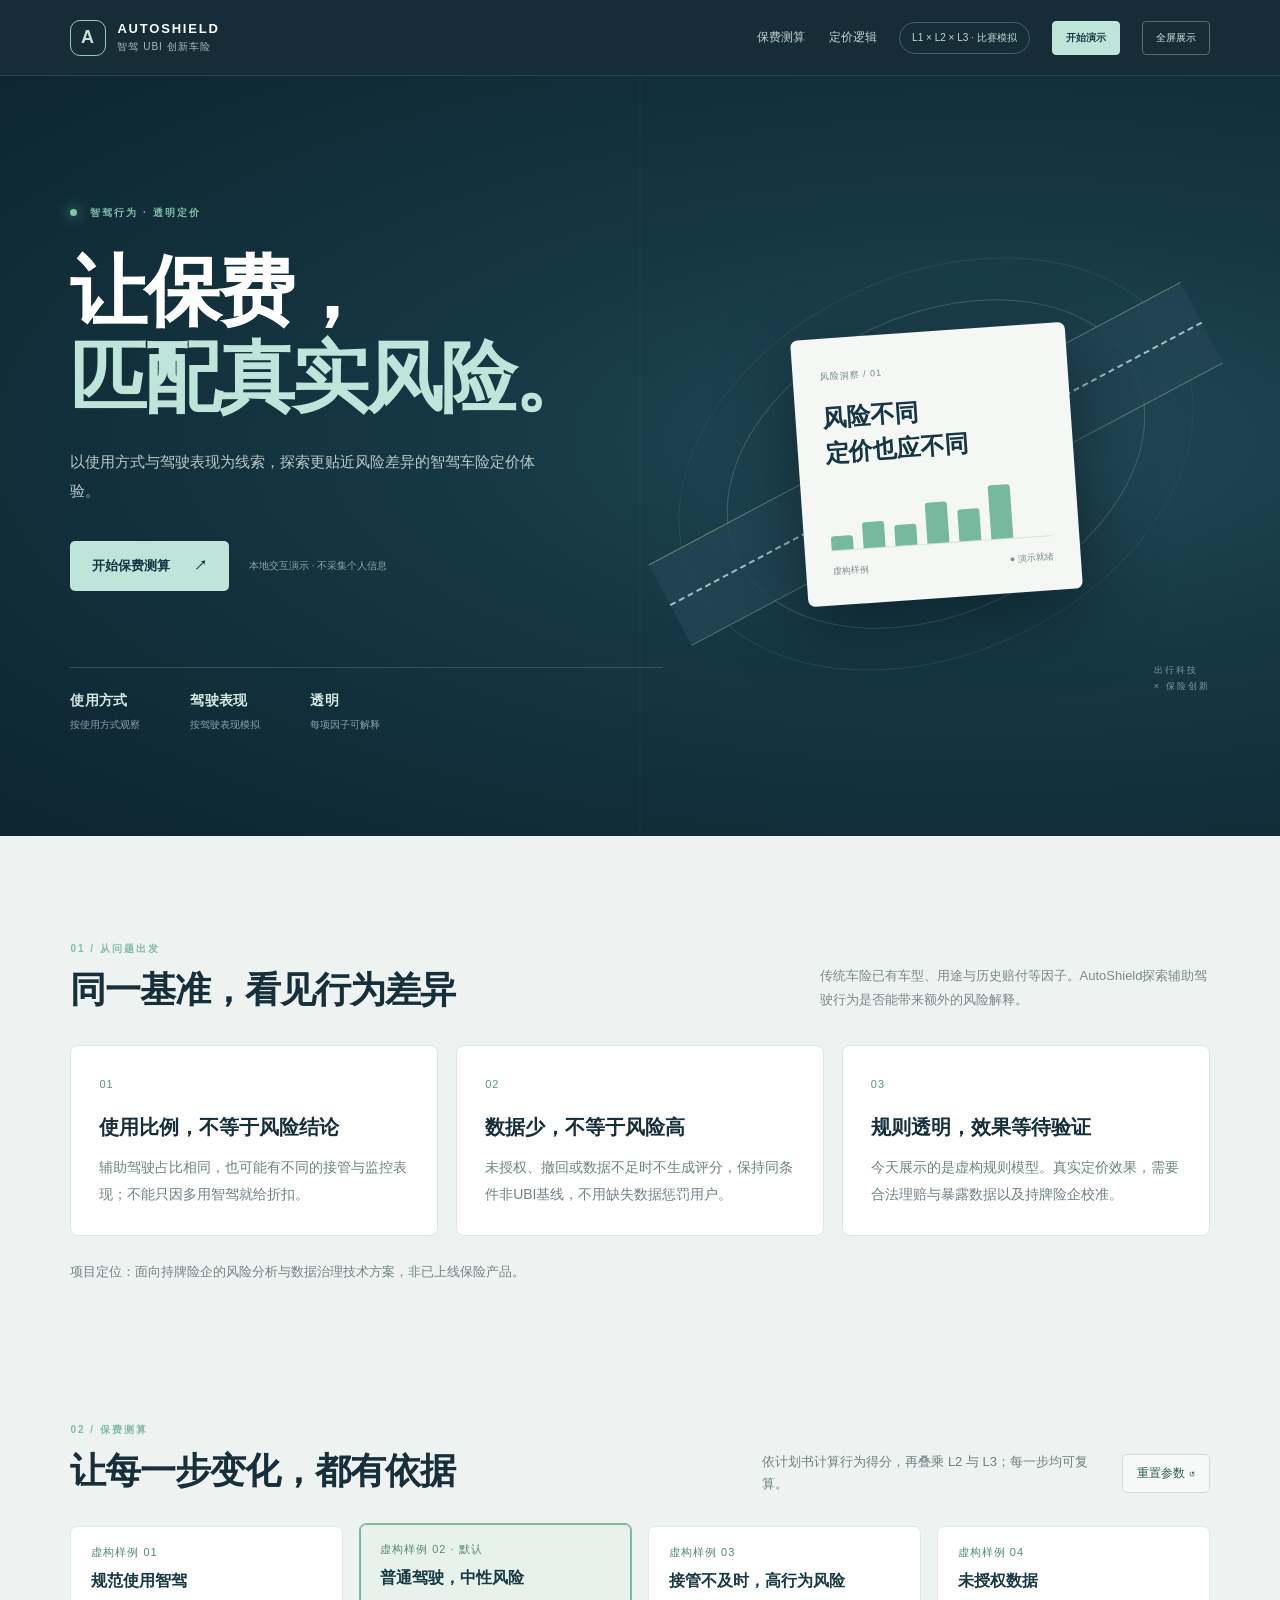
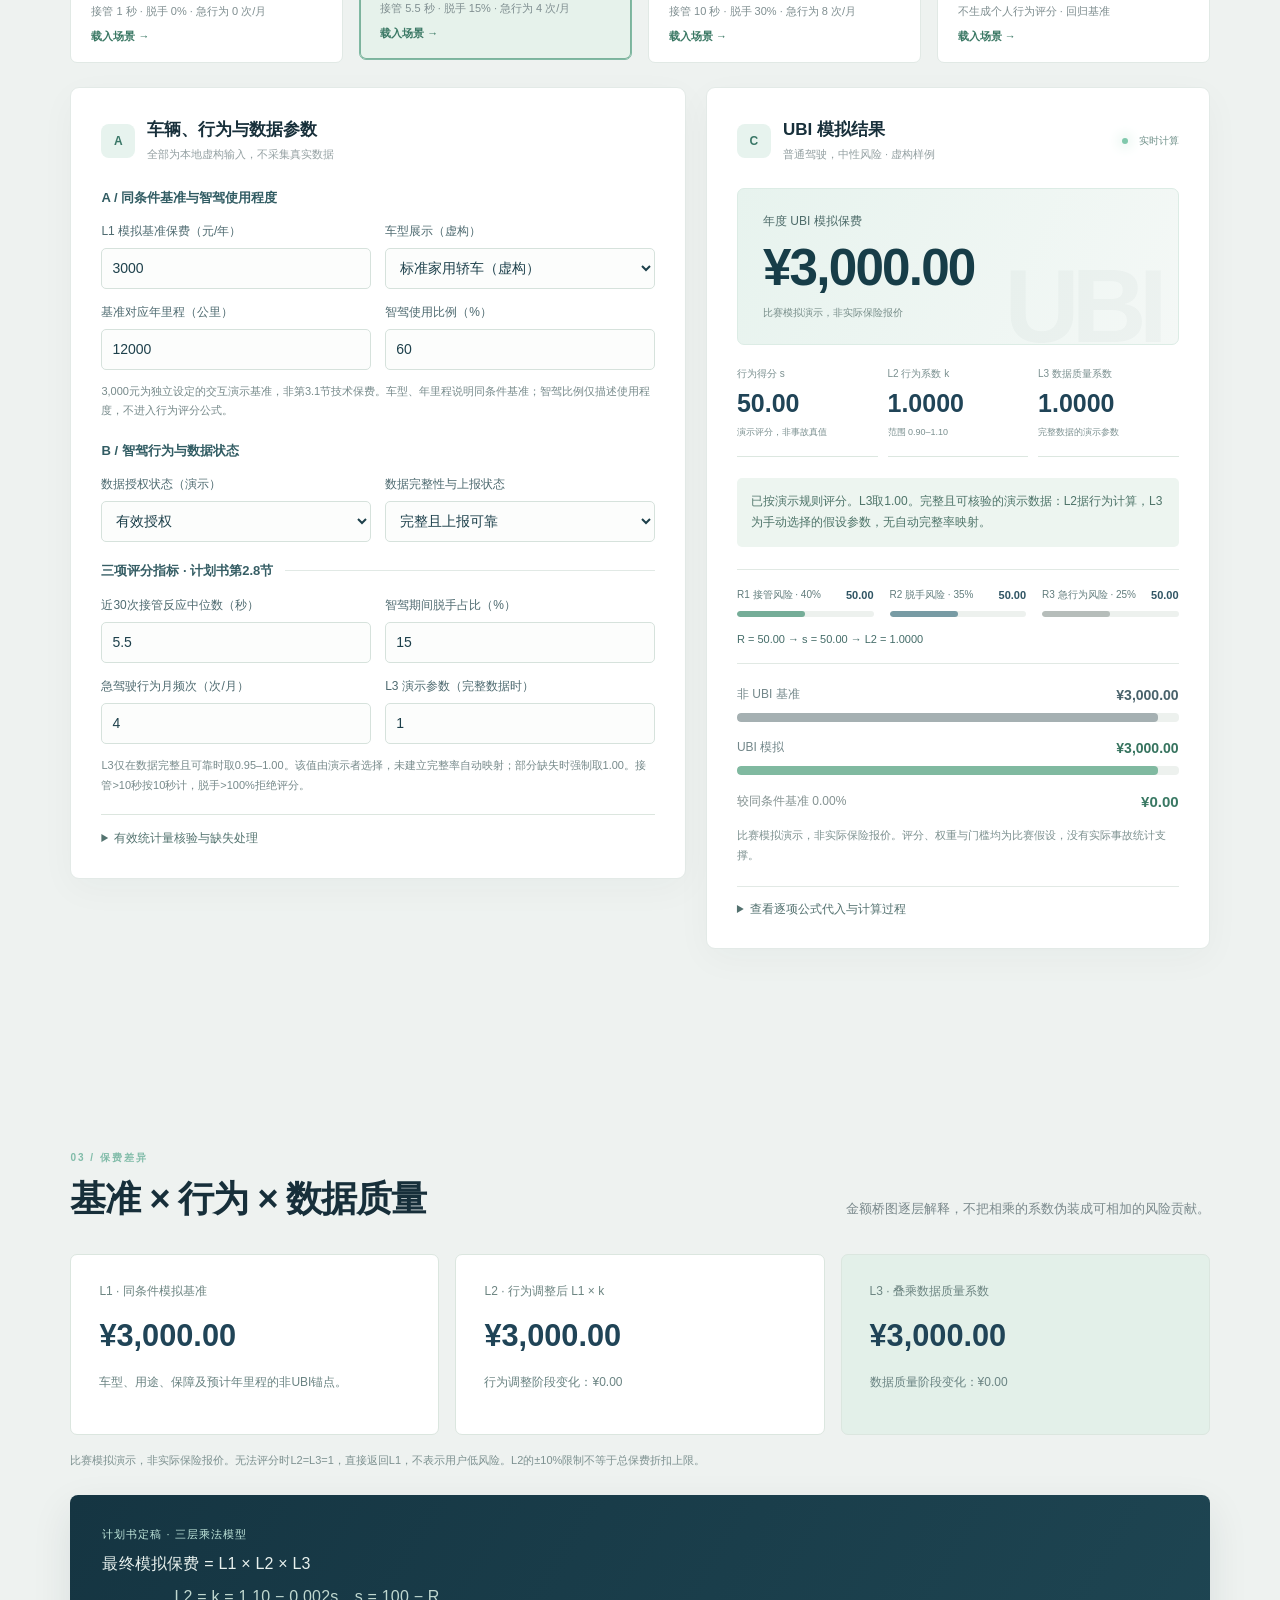
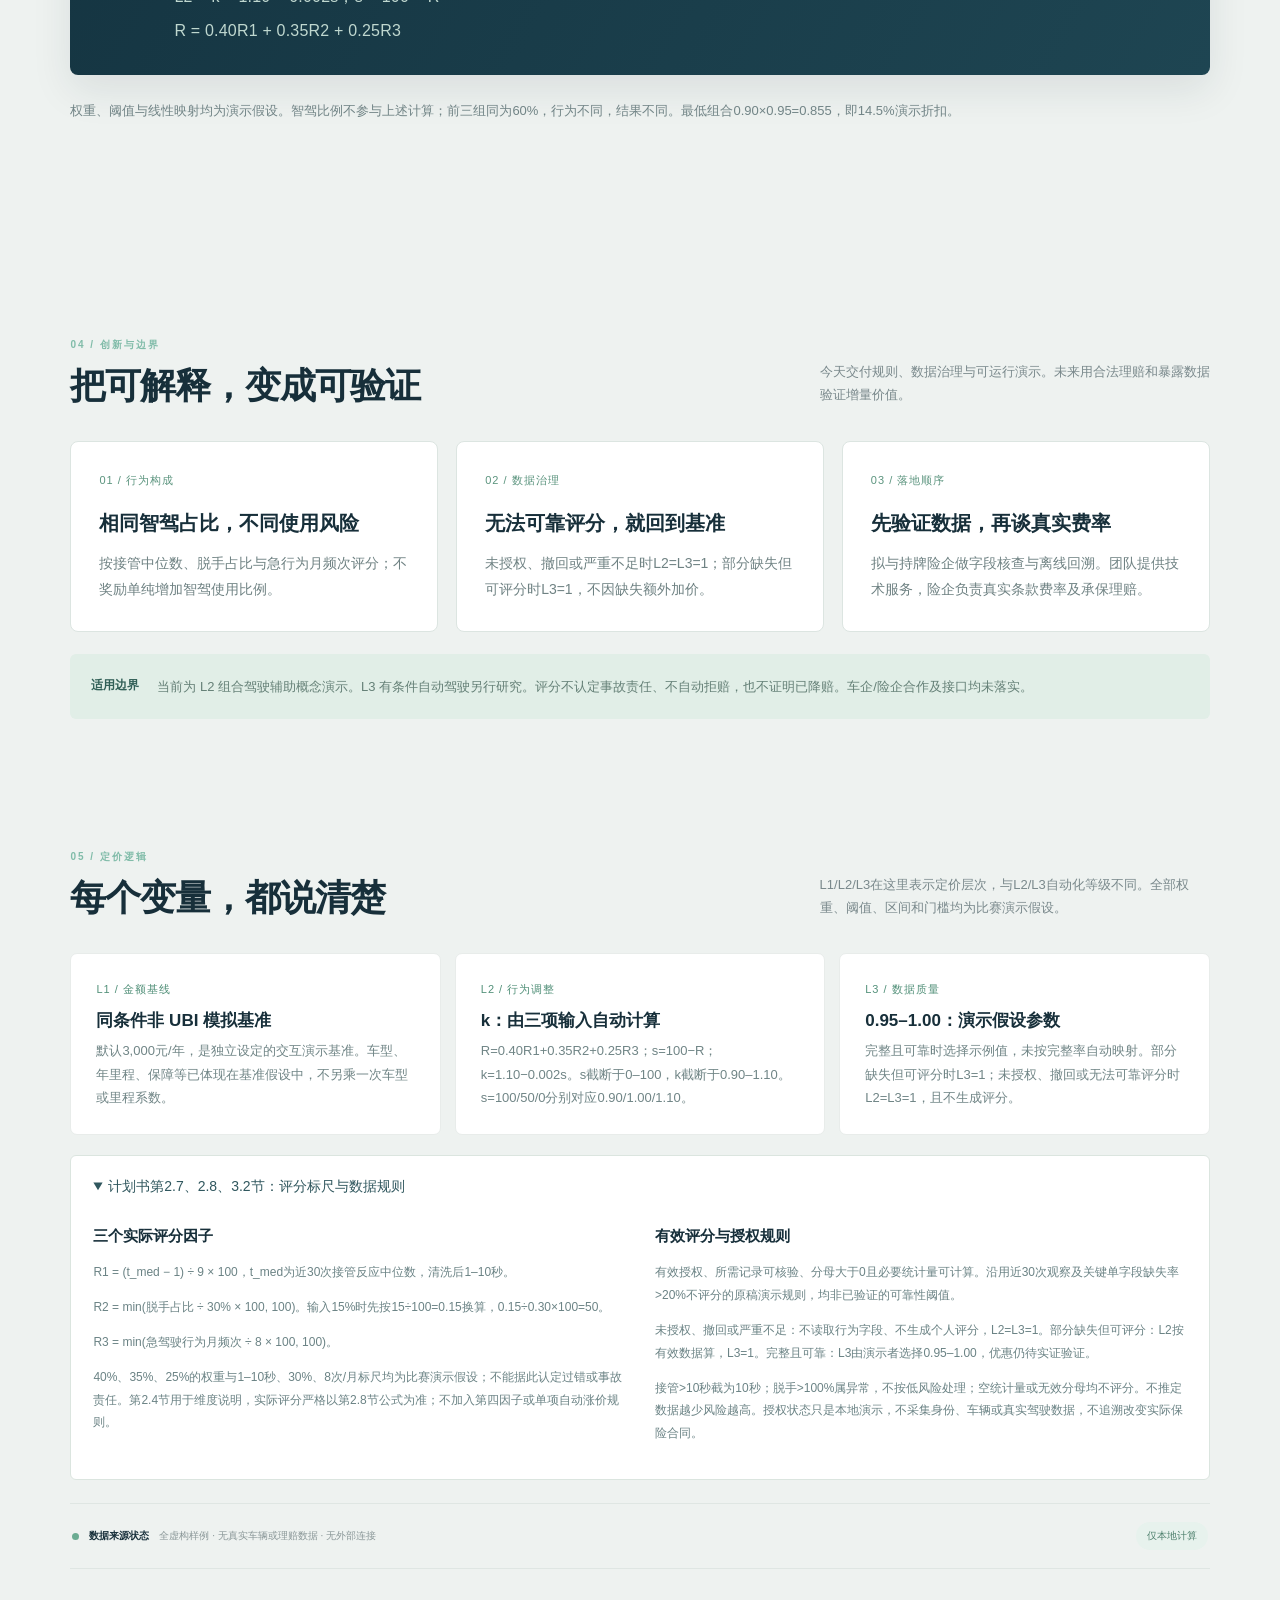
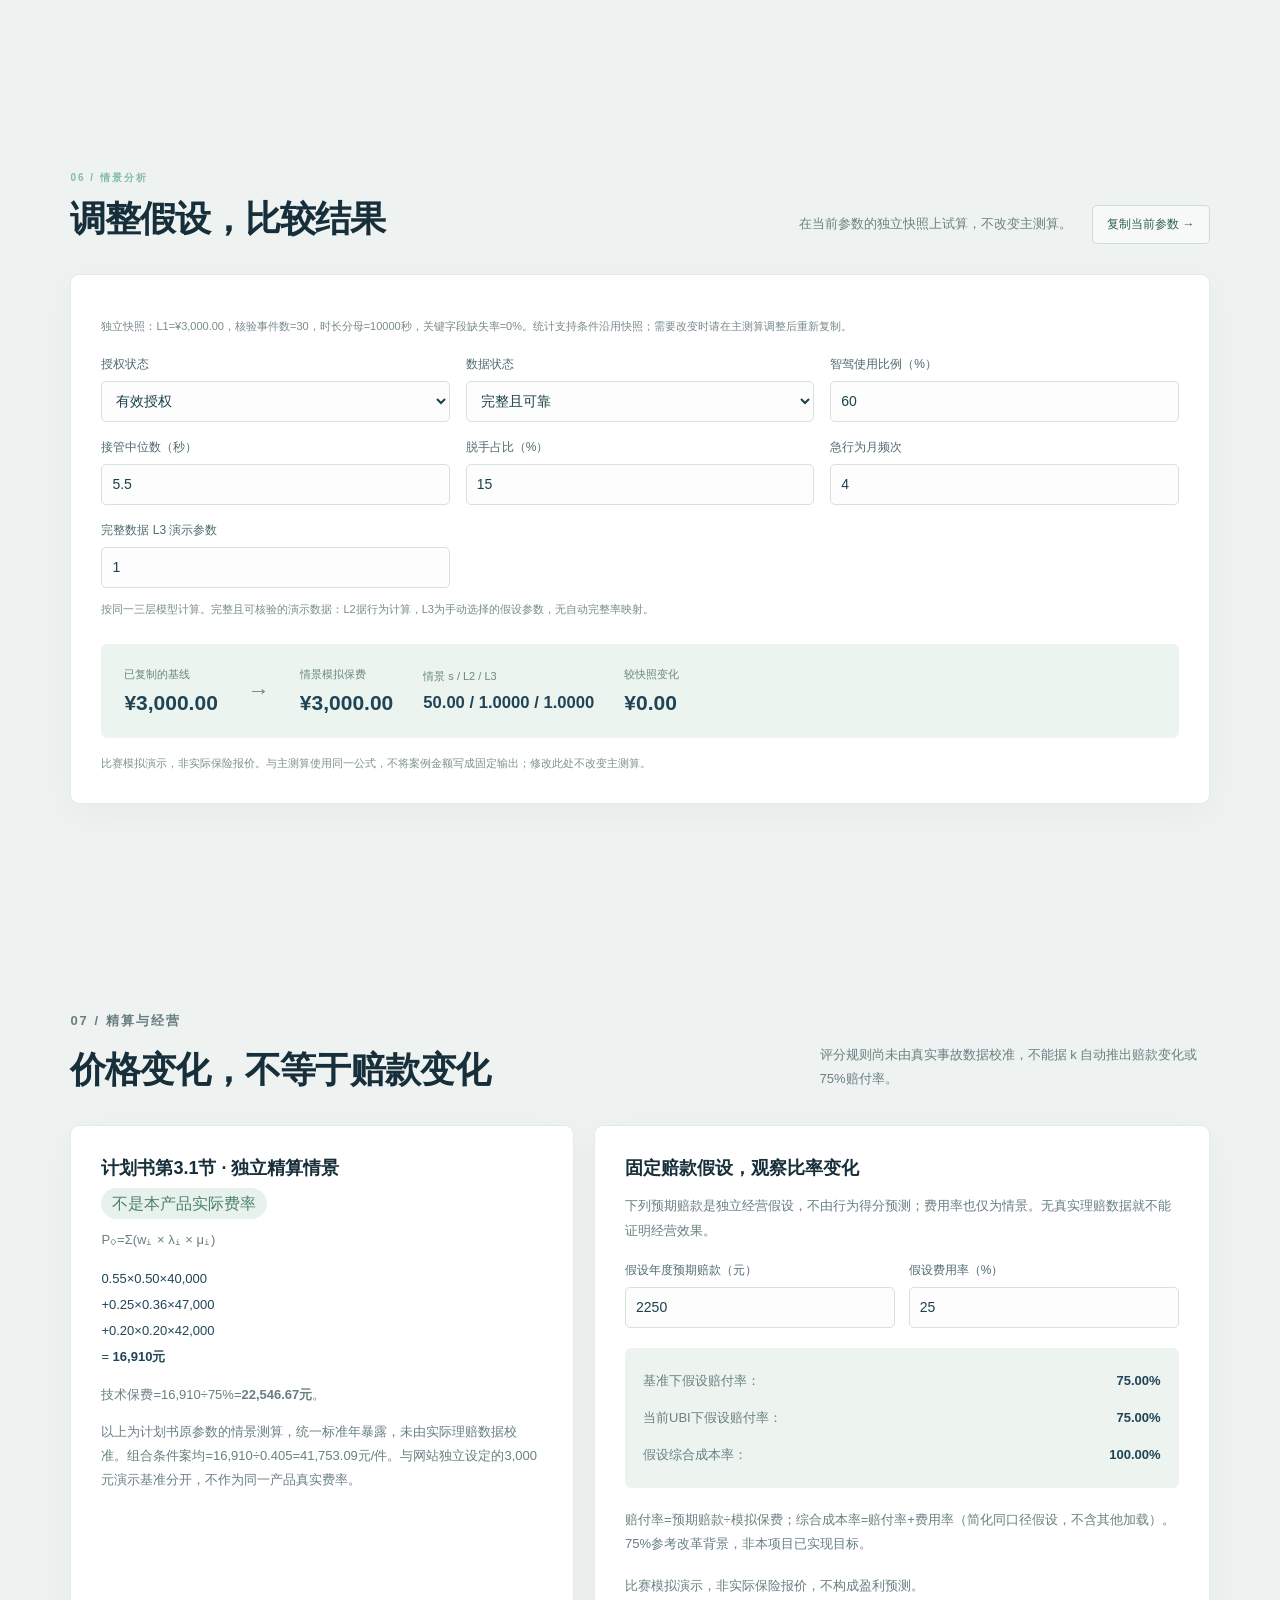
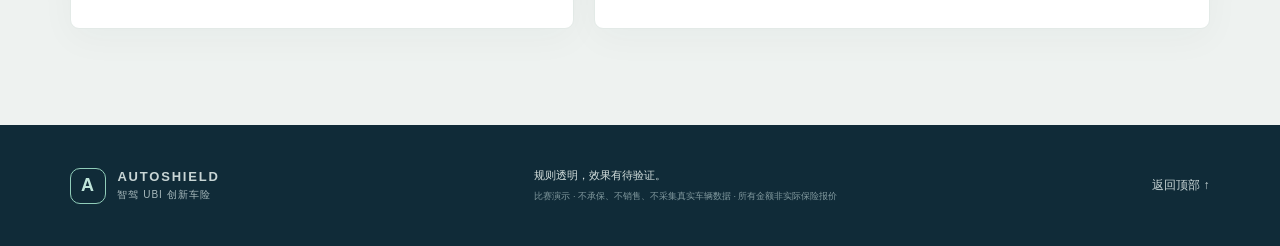
<file: index.html>
<!doctype html>
<html lang="zh-CN">
<head><meta charset="utf-8"><meta name="viewport" content="width=device-width, initial-scale=1"><meta name="theme-color" content="#102b38"><title>AutoShield｜智驾 UBI 创新车险</title><link rel="stylesheet" href="style.css"></head>
<body>
<a class="skip-link" href="#calculator">跳到保费测算</a>
<header class="topbar"><a class="brand" href="#home"><span class="brand-mark">A</span><span>AUTOSHIELD<small>智驾 UBI 创新车险</small></span></a><nav aria-label="主导航"><a href="#calculator">保费测算</a><a href="#logic">定价逻辑</a></nav><span class="demo-tag">L1 × L2 × L3 · 比赛模拟</span><button id="presentationToggle" class="presentation-toggle" type="button">开始演示</button><button class="fullscreen-button" data-fullscreen type="button">全屏展示</button></header>
<div class="presentation-bar" id="presentationBar" hidden><div><span class="presentation-kicker">AUTOSHIELD · 路演模式</span><strong id="presentationStepTitle"></strong><small id="presentationStepHint"></small></div><div class="presentation-controls"><button id="previousStep" type="button">上一步</button><span id="presentationProgress" aria-live="polite">01 / 05</span><button id="nextStep" type="button">下一步 →</button><button id="resetPresentation" type="button">重置参数</button><button data-fullscreen type="button">全屏展示</button><button id="exitPresentation" type="button">退出演示</button></div></div>
<div id="systemNotice" role="status" class="system-notice" hidden></div>
<main id="presentationRoot">
    <section class="hero" id="home"><div class="hero-copy"><p class="eyebrow"><span class="dot"></span> 智驾行为 · 透明定价</p><h1>让保费，<br><em>匹配真实风险。</em></h1><p class="lead">以使用方式与驾驶表现为线索，探索更贴近风险差异的智驾车险定价体验。</p><div class="hero-actions"><a class="button primary" href="#calculator">开始保费测算 <span>↗</span></a><span class="hero-note">本地交互演示 · 不采集个人信息</span></div><div class="hero-stats"><div><strong>使用方式</strong><span>按使用方式观察</span></div><div><strong>驾驶表现</strong><span>按驾驶表现模拟</span></div><div><strong>透明</strong><span>每项因子可解释</span></div></div></div><div class="hero-art" aria-label="抽象道路与风险数据可视化"><div class="orbit orbit-a"></div><div class="orbit orbit-b"></div><div class="road"><span></span></div><div class="art-card"><small>风险洞察 / 01</small><b>风险不同<br>定价也应不同</b><div class="art-line"><i></i><i></i><i></i><i></i><i></i><i></i></div><div class="art-foot"><span>虚构样例</span><span>● 演示就绪</span></div></div><div class="art-label">出行科技<br>× 保险创新</div></div></section>

<section class="section problem" id="problem" aria-labelledby="problemTitle">
 <div class="section-heading"><div><p class="eyebrow">01 / 从问题出发</p><h2 id="problemTitle">同一基准，看见行为差异</h2></div><p>传统车险已有车型、用途与历史赔付等因子。AutoShield探索辅助驾驶行为是否能带来额外的风险解释。</p></div>
 <div class="problem-grid"><article><span>01</span><h3>使用比例，不等于风险结论</h3><p>辅助驾驶占比相同，也可能有不同的接管与监控表现；不能只因多用智驾就给折扣。</p></article><article><span>02</span><h3>数据少，不等于风险高</h3><p>未授权、撤回或数据不足时不生成评分，保持同条件非UBI基线，不用缺失数据惩罚用户。</p></article><article><span>03</span><h3>规则透明，效果等待验证</h3><p>今天展示的是虚构规则模型。真实定价效果，需要合法理赔与暴露数据以及持牌险企校准。</p></article></div>
 <p class="section-note">项目定位：面向持牌险企的风险分析与数据治理技术方案，非已上线保险产品。</p>
</section>
<section class="section calculator" id="calculator" aria-labelledby="calcTitle">
 <div class="section-heading"><div><p class="eyebrow">02 / 保费测算</p><h2 id="calcTitle">让每一步变化，都有依据</h2></div><div class="heading-actions"><p>依计划书计算行为得分，再叠乘 L2 与 L3；每一步均可复算。</p><button class="text-button" id="resetParameters" type="button">重置参数 ↺</button></div></div>
 <div class="scene-grid" aria-label="四组虚构驾驶场景">
  <button class="scene-card" data-scene="low" type="button"><span>虚构样例 01</span><strong>规范使用智驾</strong><small>接管 1 秒 · 脱手 0% · 急行为 0 次/月</small><b>载入场景 →</b></button>
  <button class="scene-card selected" data-scene="ordinary" type="button" aria-pressed="true"><span>虚构样例 02 · 默认</span><strong>普通驾驶，中性风险</strong><small>接管 5.5 秒 · 脱手 15% · 急行为 4 次/月</small><b>载入场景 →</b></button>
  <button class="scene-card" data-scene="high" type="button"><span>虚构样例 03</span><strong>接管不及时，高行为风险</strong><small>接管 10 秒 · 脱手 30% · 急行为 8 次/月</small><b>载入场景 →</b></button>
  <button class="scene-card" data-scene="unauthorized" type="button"><span>虚构样例 04</span><strong>未授权数据</strong><small>不生成个人行为评分 · 回归基准</small><b>载入场景 →</b></button>
 </div>
 <div class="calc-grid">
  <div class="panel inputs" id="inputPanel"><div class="panel-title"><span class="step">A</span><div><h3>车辆、行为与数据参数</h3><p>全部为本地虚构输入，不采集真实数据</p></div></div>
   <form id="parameterForm" novalidate>
    <h4 class="form-subtitle">A / 同条件基准与智驾使用程度</h4>
    <div class="form-grid">
     <label>L1 模拟基准保费（元/年）<input id="base" type="number" min="1" max="100000" step="0.01" value="3000" inputmode="decimal"></label>
     <label>车型展示（虚构）<select id="vehicle"><option value="标准家用轿车（虚构）">标准家用轿车（虚构）</option><option value="新能源轿车（虚构）">新能源轿车（虚构）</option><option value="紧凑型SUV（虚构）">紧凑型SUV（虚构）</option></select></label>
     <label>基准对应年里程（公里）<input id="annualMileage" type="number" min="0" max="200000" step="1" value="12000" inputmode="numeric"></label>
     <label>智驾使用比例（%）<input id="assistPercent" type="number" min="0" max="100" step="0.1" value="60" inputmode="decimal"></label>
    </div>
    <p class="field-help">3,000元为独立设定的交互演示基准，非第3.1节技术保费。车型、年里程说明同条件基准；智驾比例仅描述使用程度，不进入行为评分公式。</p>
    <h4 class="form-subtitle">B / 智驾行为与数据状态</h4>
    <div class="form-grid">
     <label>数据授权状态（演示）<select id="auth"><option value="authorized">有效授权</option><option value="unauthorized">未授权</option><option value="withdrawn">已撤回授权</option></select></label>
     <label>数据完整性与上报状态<select id="dataQuality"><option value="complete">完整且上报可靠</option><option value="partial">部分缺失但可评分</option><option value="insufficient">严重不足，无法可靠评分</option></select></label>
    </div>
    <fieldset id="behaviorFields"><legend>三项评分指标 · 计划书第2.8节</legend><div class="form-grid">
     <label>近30次接管反应中位数（秒）<input id="tMed" type="number" min="1" max="3600" step="0.1" value="5.5" inputmode="decimal"></label>
     <label>智驾期间脱手占比（%）<input id="handsOffPercent" type="number" min="0" max="100" step="0.1" value="15" inputmode="decimal"></label>
     <label>急驾驶行为月频次（次/月）<input id="harshMonthly" type="number" min="0" max="100000" step="1" value="4" inputmode="numeric"></label>
     <label>L3 演示参数（完整数据时）<input id="qualityFactor" type="number" min="0.95" max="1" step="0.01" value="1" inputmode="decimal"></label>
    </div>
    <p class="field-help">L3仅在数据完整且可靠时取0.95–1.00。该值由演示者选择，未建立完整率自动映射；部分缺失时强制取1.00。接管&gt;10秒按10秒计，脱手&gt;100%拒绝评分。</p>
    <details class="data-checks" id="dataChecks"><summary>有效统计量核验与缺失处理</summary><div class="form-grid">
     <label>可核验接管事件数<input id="takeoverCount" type="number" min="0" max="100000" step="1" value="30" inputmode="numeric"></label>
     <label>智驾运行时长分母（秒）<input id="assistSeconds" type="number" min="0" max="31622400" step="1" value="10000" inputmode="numeric"></label>
     <label>关键单字段最大缺失率（%）<input id="missingPercent" type="number" min="0" max="100" step="0.1" value="0" inputmode="decimal"></label>
    </div><label class="check-label"><input id="fieldsValid" type="checkbox" checked> 所需记录可核验，三项统计量可计算（演示状态）</label>
    <p class="field-help">近30次接管与单字段缺失率&gt;20%不评分沿用原稿演示口径，非经验证阈值；分母须大于0。任何必要统计量缺失均不生成评分。部分缺失是其他记录缺失但上述统计量仍有效。</p></details>
    </fieldset><div id="inputErrors" class="input-errors" role="alert" hidden></div>
   </form>
  </div>
  <div class="panel results" id="resultPanel"><div class="panel-title"><span class="step">C</span><div><h3>UBI 模拟结果</h3><p id="resultContext">普通风险 · 虚构样例</p></div><span class="live"><i></i> 实时计算</span></div>
   <div class="result-highlight" aria-live="polite"><span>年度 UBI 模拟保费</span><strong id="ubiPrice">¥3,000.00</strong><small>比赛模拟演示，非实际保险报价</small></div>
   <div class="metric-grid"><div><span>行为得分 s</span><strong id="scoreValue">50.0</strong><small>演示评分，非事故真值</small></div><div><span>L2 行为系数 k</span><strong id="kValue">1.0000</strong><small>范围 0.90–1.10</small></div><div><span>L3 数据质量系数</span><strong id="l3Value">1.0000</strong><small>完整数据的演示参数</small></div></div>
   <div class="data-status" id="dataStatus" role="status"></div>
   <div class="risk-bars" aria-label="三项行为风险分，0至100"><div><span>R1 接管风险 · 40%</span><b id="riskR1Value">50.00</b><i><em id="riskR1Bar"></em></i></div><div><span>R2 脱手风险 · 35%</span><b id="riskR2Value">50.00</b><i><em id="riskR2Bar"></em></i></div><div><span>R3 急行为风险 · 25%</span><b id="riskR3Value">50.00</b><i><em id="riskR3Bar"></em></i></div><p class="risk-score-summary" id="riskSummary">R = 50.00 → s = 50.00 → L2 = 1.0000</p></div>
   <div class="comparison-chart" aria-label="传统基准与UBI模拟保费对比"><div class="chart-row"><span>非 UBI 基准</span><strong id="traditionalPrice">¥3,000.00</strong><div class="chart-track"><i id="traditionalBar"></i></div></div><div class="chart-row active"><span>UBI 模拟</span><strong id="ubiCompare">¥3,000.00</strong><div class="chart-track"><i id="ubiBar"></i></div></div></div>
   <div class="saving"><span id="deltaText">较同条件基准</span><strong id="delta">¥0.00</strong></div><p class="result-disclaimer">比赛模拟演示，非实际保险报价。评分、权重与门槛均为比赛假设，没有实际事故统计支撑。</p>
   <details class="score-details"><summary>查看逐项公式代入与计算过程</summary><dl id="scoreDetails"></dl><p class="field-help">中间量与系数在页面上按显示精度舍入，计算保留完整精度，仅最终金额舍入到分。分层桥图的阶段差额按显示金额相减，以保持合计一致。</p></details>
  </div>
 </div>
</section>

<section class="section" id="explain"><div class="section-heading"><div><p class="eyebrow">03 / 保费差异</p><h2>基准 × 行为 × 数据质量</h2></div><p>金额桥图逐层解释，不把相乘的系数伪装成可相加的风险贡献。</p></div>
 <div class="bridge-grid"><article><span>L1 · 同条件模拟基准</span><strong id="bridgeBase">¥3,000.00</strong><p>车型、用途、保障及预计年里程的非UBI锚点。</p></article><article><span>L2 · 行为调整后 L1 × k</span><strong id="bridgeRaw">¥3,000.00</strong><p id="behaviorDelta">行为假设变化：¥0.00</p></article><article><span>L3 · 叠乘数据质量系数</span><strong id="bridgeFinal">¥3,000.00</strong><p id="qualityDelta">数据质量假设变化：¥0.00</p></article></div><p class="result-disclaimer">比赛模拟演示，非实际保险报价。无法评分时L2=L3=1，直接返回L1，不表示用户低风险。L2的±10%限制不等于总保费折扣上限。</p>
 <div class="formula"><span class="formula-label">计划书定稿 · 三层乘法模型</span><span>最终模拟保费 = L1 × L2 × L3</span><span class="formula-break">L2 = k = 1.10 − 0.002s，s = 100 − R</span><span class="formula-break">R = 0.40R1 + 0.35R2 + 0.25R3</span></div>
 <p class="section-note">权重、阈值与线性映射均为演示假设。智驾比例不参与上述计算；前三组同为60%，行为不同，结果不同。最低组合0.90×0.95=0.855，即14.5%演示折扣。</p>
</section>
<section class="section" id="innovation"><div class="section-heading"><div><p class="eyebrow">04 / 创新与边界</p><h2>把可解释，变成可验证</h2></div><p>今天交付规则、数据治理与可运行演示。未来用合法理赔和暴露数据验证增量价值。</p></div><div class="problem-grid"><article><span>01 / 行为构成</span><h3>相同智驾占比，不同使用风险</h3><p>按接管中位数、脱手占比与急行为月频次评分；不奖励单纯增加智驾使用比例。</p></article><article><span>02 / 数据治理</span><h3>无法可靠评分，就回到基准</h3><p>未授权、撤回或严重不足时L2=L3=1；部分缺失但可评分时L3=1，不因缺失额外加价。</p></article><article><span>03 / 落地顺序</span><h3>先验证数据，再谈真实费率</h3><p>拟与持牌险企做字段核查与离线回溯。团队提供技术服务，险企负责真实条款费率及承保理赔。</p></article></div><div class="assumption-banner"><span>适用边界</span><p>当前为 L2 组合驾驶辅助概念演示。L3 有条件自动驾驶另行研究。评分不认定事故责任、不自动拒赔，也不证明已降赔。车企/险企合作及接口均未落实。</p></div></section>
<section class="section logic" id="logic"><div class="section-heading"><div><p class="eyebrow">05 / 定价逻辑</p><h2>每个变量，都说清楚</h2></div><p>L1/L2/L3在这里表示定价层次，与L2/L3自动化等级不同。全部权重、阈值、区间和门槛均为比赛演示假设。</p></div>
 <div class="logic-cards"><article><span>L1 / 金额基线</span><h3>同条件非 UBI 模拟基准</h3><p>默认3,000元/年，是独立设定的交互演示基准。车型、年里程、保障等已体现在基准假设中，不另乘一次车型或里程系数。</p></article><article><span>L2 / 行为调整</span><h3>k：由三项输入自动计算</h3><p>R=0.40R1+0.35R2+0.25R3；s=100−R；k=1.10−0.002s。s截断于0–100，k截断于0.90–1.10。s=100/50/0分别对应0.90/1.00/1.10。</p></article><article><span>L3 / 数据质量</span><h3>0.95–1.00：演示假设参数</h3><p>完整且可靠时选择示例值，未按完整率自动映射。部分缺失但可评分时L3=1；未授权、撤回或无法可靠评分时L2=L3=1，且不生成评分。</p></article></div>
 <details class="logic-details" open><summary>计划书第2.7、2.8、3.2节：评分标尺与数据规则</summary><div class="rule-grid"><div><h3>三个实际评分因子</h3><p>R1 = (t_med − 1) ÷ 9 × 100，t_med为近30次接管反应中位数，清洗后1–10秒。</p><p>R2 = min(脱手占比 ÷ 30% × 100, 100)。输入15%时先按15÷100=0.15换算，0.15÷0.30×100=50。</p><p>R3 = min(急驾驶行为月频次 ÷ 8 × 100, 100)。</p><p>40%、35%、25%的权重与1–10秒、30%、8次/月标尺均为比赛演示假设；不能据此认定过错或事故责任。第2.4节用于维度说明，实际评分严格以第2.8节公式为准；不加入第四因子或单项自动涨价规则。</p></div><div><h3>有效评分与授权规则</h3><p>有效授权、所需记录可核验、分母大于0且必要统计量可计算。沿用近30次观察及关键单字段缺失率&gt;20%不评分的原稿演示规则，均非已验证的可靠性阈值。</p><p>未授权、撤回或严重不足：不读取行为字段、不生成个人评分，L2=L3=1。部分缺失但可评分：L2按有效数据算，L3=1。完整且可靠：L3由演示者选择0.95–1.00，优惠仍待实证验证。</p><p>接管&gt;10秒截为10秒；脱手&gt;100%属异常，不按低风险处理；空统计量或无效分母均不评分。不推定数据越少风险越高。授权状态只是本地演示，不采集身份、车辆或真实驾驶数据，不追溯改变实际保险合同。</p></div></div></details>
 <div class="source-row"><div><span class="source-dot"></span><b>数据来源状态</b><span>全虚构样例 · 无真实车辆或理赔数据 · 无外部连接</span></div><span class="source-badge">仅本地计算</span></div>
</section>
<section class="section scenario" id="scenario"><div class="section-heading"><div><p class="eyebrow">06 / 情景分析</p><h2>调整假设，比较结果</h2></div><div class="heading-actions"><p>在当前参数的独立快照上试算，不改变主测算。</p><button id="copyScenario" class="text-button" type="button">复制当前参数 →</button></div></div>
 <div class="panel"><p id="scenarioSnapshot" class="field-help"></p><form id="scenarioForm" class="scenario-grid" novalidate>
 <label>授权状态<select id="scenarioAuth"><option value="authorized">有效授权</option><option value="unauthorized">未授权</option><option value="withdrawn">已撤回</option></select></label>
 <label>数据状态<select id="scenarioQuality"><option value="complete">完整且可靠</option><option value="partial">部分缺失但可评分</option><option value="insufficient">严重不足</option></select></label>
 <label>智驾使用比例（%）<input id="scenarioAssist" type="number" min="0" max="100" value="60"></label>
 <label>接管中位数（秒）<input id="scenarioTMed" type="number" min="1" max="3600" step="0.1" value="5.5"></label>
 <label>脱手占比（%）<input id="scenarioHands" type="number" min="0" max="100" step="0.1" value="15"></label>
 <label>急行为月频次<input id="scenarioHarsh" type="number" min="0" max="100000" step="1" value="4"></label>
 <label>完整数据 L3 演示参数<input id="scenarioL3" type="number" min="0.95" max="1" step="0.01" value="1"></label>
 </form><p id="scenarioStatus" class="field-help" role="status"></p><p id="scenarioErrors" role="alert" class="input-errors" hidden></p>
 <div class="scenario-result" aria-live="polite"><div><span>已复制的基线</span><strong id="scenarioCurrent">¥3,000.00</strong></div><span class="scenario-arrow">→</span><div><span>情景模拟保费</span><strong id="scenarioPrice">¥3,000.00</strong></div><div><span>情景 s / L2 / L3</span><strong id="scenarioMetrics">50.00 / 1.0000 / 1.0000</strong></div><div><span>较快照变化</span><strong id="scenarioDelta">¥0.00</strong></div></div><p class="result-disclaimer">比赛模拟演示，非实际保险报价。与主测算使用同一公式，不将案例金额写成固定输出；修改此处不改变主测算。</p></div>

</section>
<section class="section economics" id="economics"><div class="section-heading"><div><p class="eyebrow">07 / 精算与经营</p><h2>价格变化，不等于赔款变化</h2></div><p>评分规则尚未由真实事故数据校准，不能据 k 自动推出赔款变化或75%赔付率。</p></div><div class="economics-grid"><article class="panel"><h3>计划书第3.1节 · 独立精算情景</h3><span class="source-badge">不是本产品实际费率</span><p>P₀=Σ(wᵢ × λᵢ × μᵢ)</p><p class="teaching-formula">0.55×0.50×40,000<br>+0.25×0.36×47,000<br>+0.20×0.20×42,000<br>= <b>16,910元</b></p><p>技术保费=16,910÷75%=<b>22,546.67元</b>。</p><p class="field-help">以上为计划书原参数的情景测算，统一标准年暴露，未由实际理赔数据校准。组合条件案均=16,910÷0.405=41,753.09元/件。与网站独立设定的3,000元演示基准分开，不作为同一产品真实费率。</p></article><article class="panel"><h3>固定赔款假设，观察比率变化</h3><p class="field-help">下列预期赔款是独立经营假设，不由行为得分预测；费用率也仅为情景。无真实理赔数据就不能证明经营效果。</p><div class="form-grid"><label>假设年度预期赔款（元）<input id="expectedLoss" type="number" min="0" max="1000000" value="2250" step="0.01"></label><label>假设费用率（%）<input id="expensePercent" type="number" min="0" max="100" value="25" step="0.1"></label></div><div class="ratio-results"><p>基准下假设赔付率：<strong id="baselineLR">75.00%</strong></p><p>当前UBI下假设赔付率：<strong id="currentLR">75.00%</strong></p><p>假设综合成本率：<strong id="currentCR">100.00%</strong></p></div><p id="economicsError" class="input-errors" role="alert" hidden></p><p class="field-help">赔付率=预期赔款÷模拟保费；综合成本率=赔付率+费用率（简化同口径假设，不含其他加载）。75%参考改革背景，非本项目已实现目标。</p><p class="result-disclaimer">比赛模拟演示，非实际保险报价，不构成盈利预测。</p></article></div></section>
</main>
<footer><a class="brand" href="#home"><span class="brand-mark">A</span><span>AUTOSHIELD<small>智驾 UBI 创新车险</small></span></a><p>规则透明，效果有待验证。<br><span>比赛演示 · 不承保、不销售、不采集真实车辆数据 · 所有金额非实际保险报价</span></p><a class="back-top" href="#home">返回顶部 ↑</a></footer>
<script src="model.js"></script><script src="script.js"></script><script src="presentation.js"></script>
</body></html>
</file>
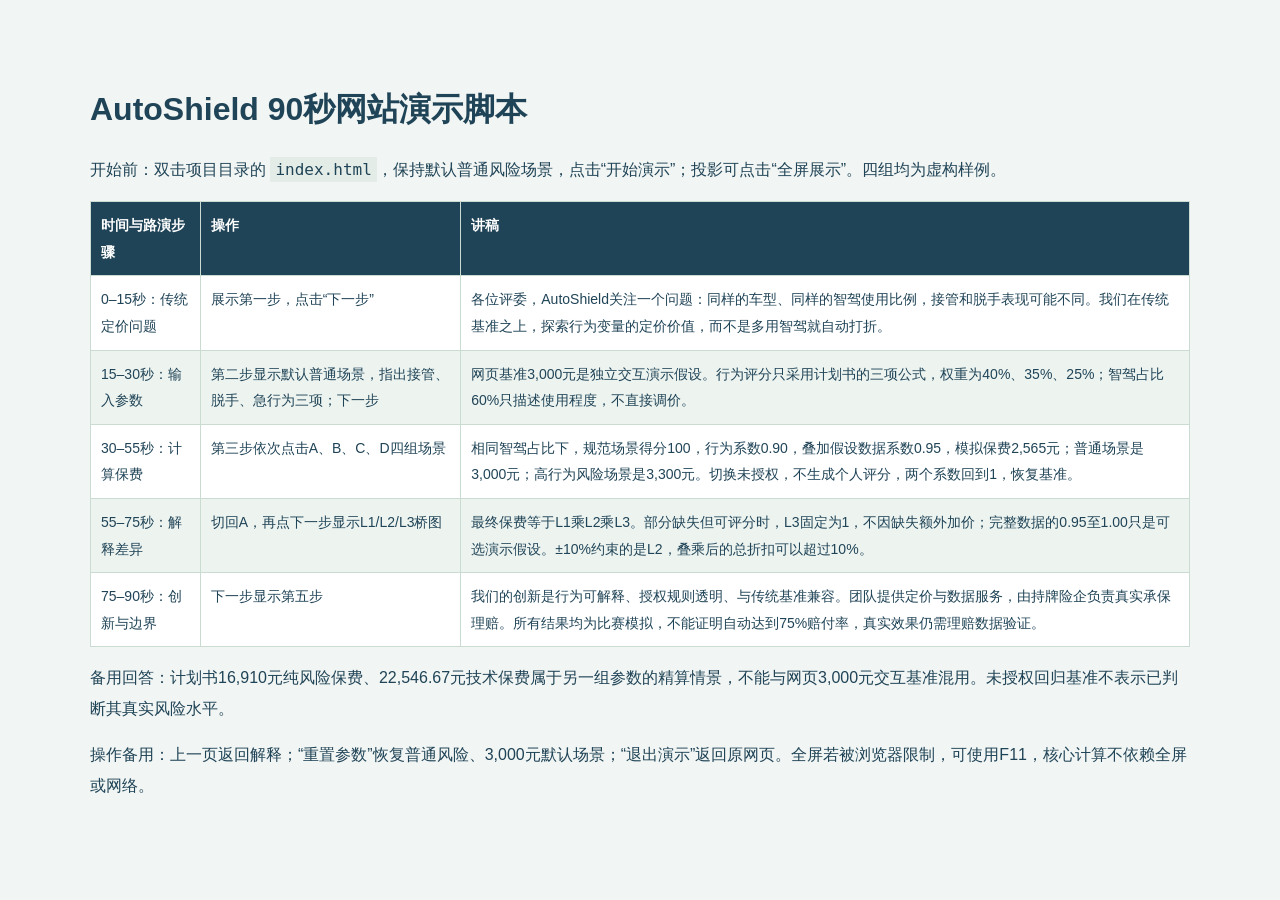
<file: deliverables/L1L2L3-定稿网站/90秒网站演示脚本.html>
<!doctype html><html lang="zh-CN"><meta charset="utf-8"><meta name="viewport" content="width=device-width,initial-scale=1"><title>AutoShield 网站交付说明</title><style>body{font:16px/1.9 "Microsoft YaHei",sans-serif;color:#204457;background:#f1f5f3;max-width:1100px;margin:40px auto;padding:24px}h1,h2,h3{line-height:1.5}h2{margin-top:38px}a{color:#286f62}code{background:#e3ece6;padding:3px 5px;overflow-wrap:anywhere}p,li{overflow-wrap:anywhere}.table-wrap{overflow-x:auto;background:#fff}table{border-collapse:collapse;width:100%;font-size:14px}td,th{border:1px solid #cadbd2;padding:10px;text-align:left;vertical-align:top}th{background:#204457;color:white}tr:nth-child(even){background:#edf4f0}@media(max-width:600px){body{margin:0;padding:20px;font-size:14px}}</style><body><h1>AutoShield 90秒网站演示脚本</h1><p>开始前：双击项目目录的 <code>index.html</code>，保持默认普通风险场景，点击“开始演示”；投影可点击“全屏展示”。四组均为虚构样例。</p><div class="table-wrap"><table><thead><tr><th>时间与路演步骤</th><th>操作</th><th>讲稿</th></tr></thead><tbody><tr><td>0–15秒：传统定价问题</td><td>展示第一步，点击“下一步”</td><td>各位评委，AutoShield关注一个问题：同样的车型、同样的智驾使用比例，接管和脱手表现可能不同。我们在传统基准之上，探索行为变量的定价价值，而不是多用智驾就自动打折。</td></tr><tr><td>15–30秒：输入参数</td><td>第二步显示默认普通场景，指出接管、脱手、急行为三项；下一步</td><td>网页基准3,000元是独立交互演示假设。行为评分只采用计划书的三项公式，权重为40%、35%、25%；智驾占比60%只描述使用程度，不直接调价。</td></tr><tr><td>30–55秒：计算保费</td><td>第三步依次点击A、B、C、D四组场景</td><td>相同智驾占比下，规范场景得分100，行为系数0.90，叠加假设数据系数0.95，模拟保费2,565元；普通场景是3,000元；高行为风险场景是3,300元。切换未授权，不生成个人评分，两个系数回到1，恢复基准。</td></tr><tr><td>55–75秒：解释差异</td><td>切回A，再点下一步显示L1/L2/L3桥图</td><td>最终保费等于L1乘L2乘L3。部分缺失但可评分时，L3固定为1，不因缺失额外加价；完整数据的0.95至1.00只是可选演示假设。±10%约束的是L2，叠乘后的总折扣可以超过10%。</td></tr><tr><td>75–90秒：创新与边界</td><td>下一步显示第五步</td><td>我们的创新是行为可解释、授权规则透明、与传统基准兼容。团队提供定价与数据服务，由持牌险企负责真实承保理赔。所有结果均为比赛模拟，不能证明自动达到75%赔付率，真实效果仍需理赔数据验证。</td></tr></tbody></table></div><p>备用回答：计划书16,910元纯风险保费、22,546.67元技术保费属于另一组参数的精算情景，不能与网页3,000元交互基准混用。未授权回归基准不表示已判断其真实风险水平。</p><p>操作备用：上一页返回解释；“重置参数”恢复普通风险、3,000元默认场景；“退出演示”返回原网页。全屏若被浏览器限制，可使用F11，核心计算不依赖全屏或网络。</p></body></html>
</file>
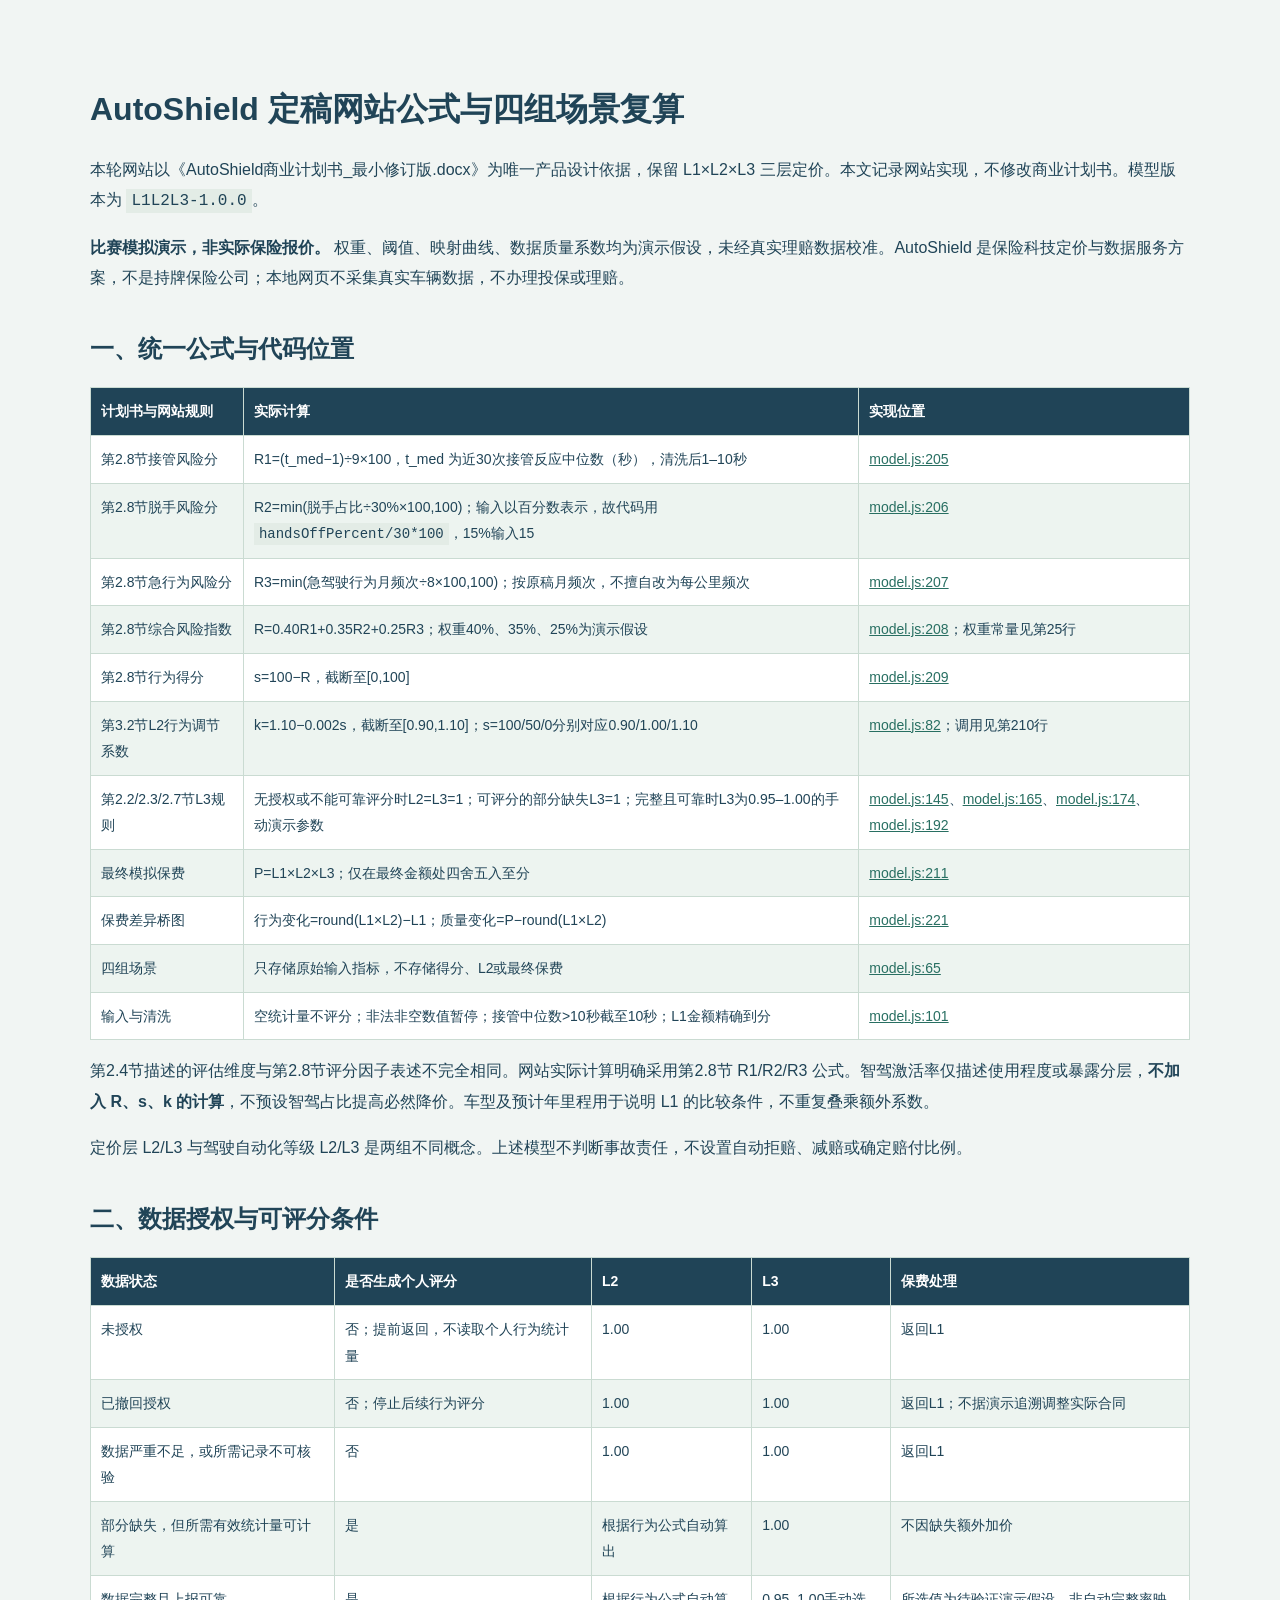
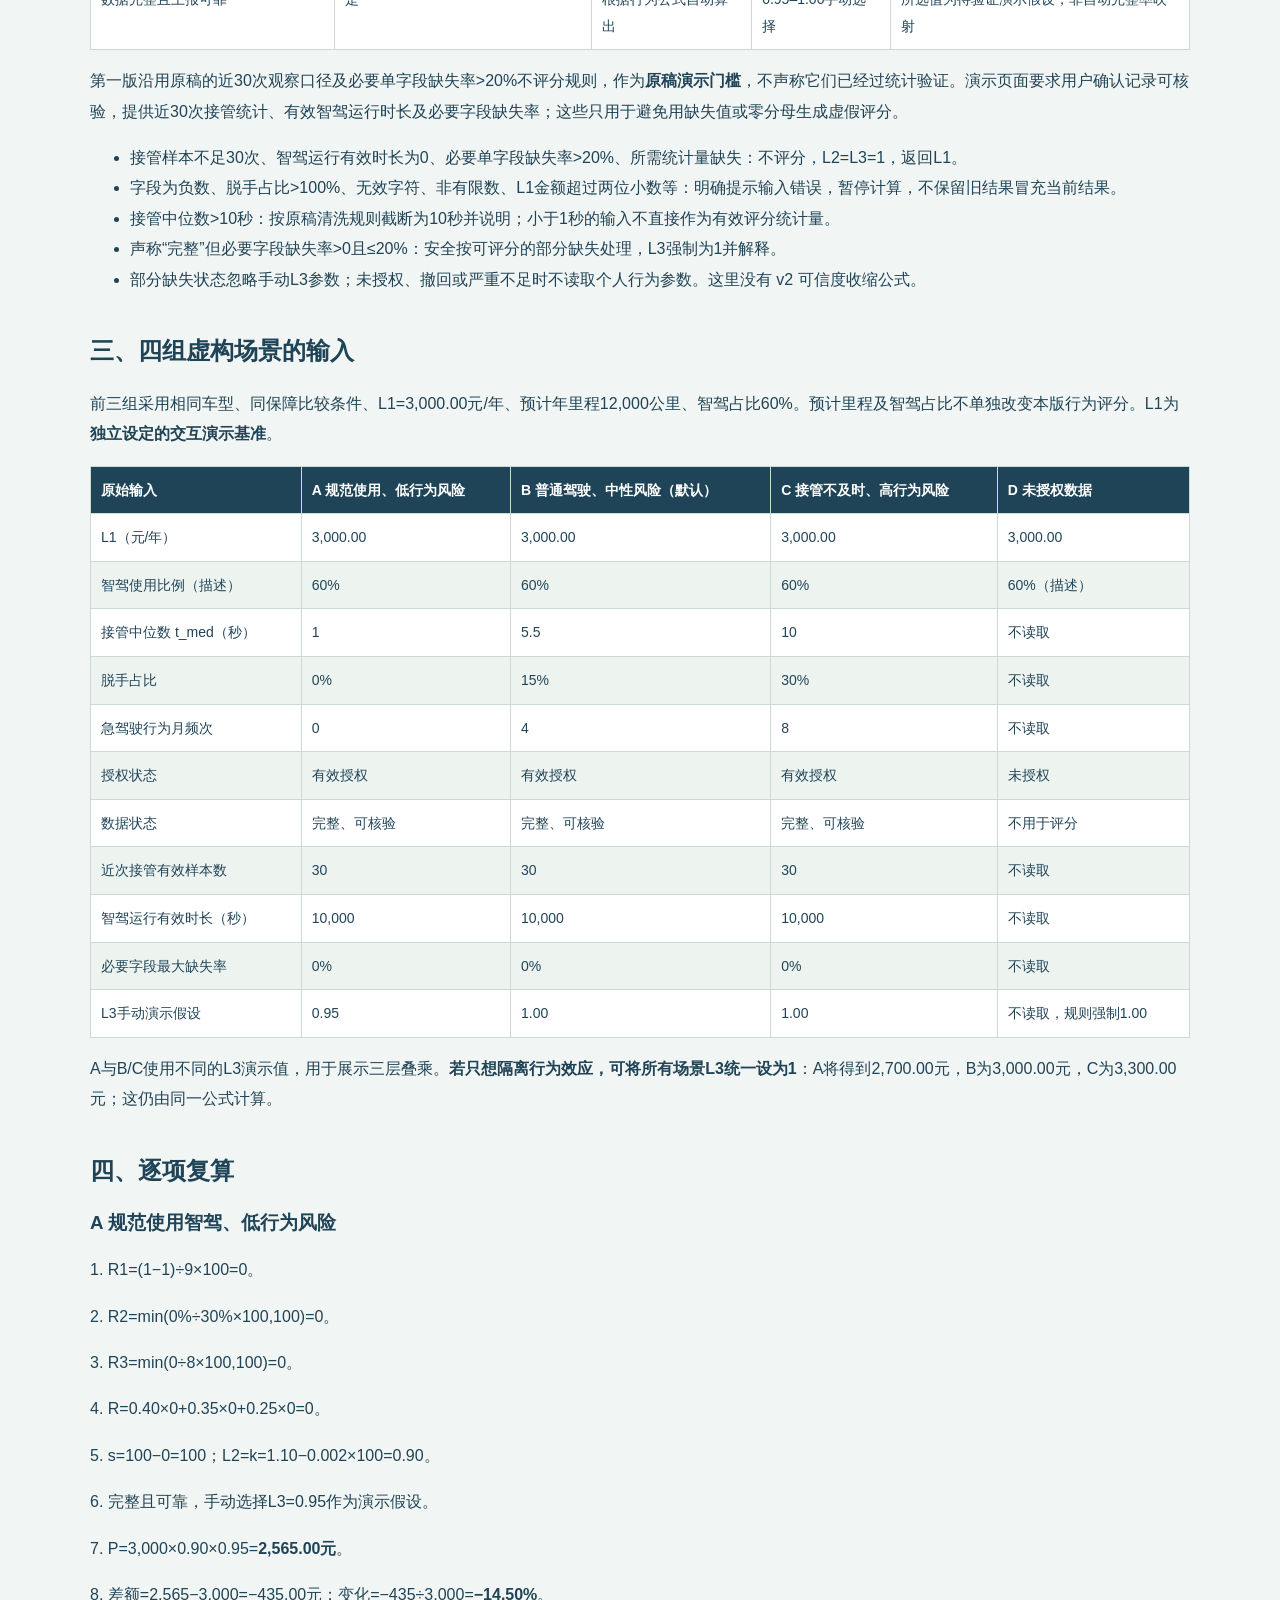
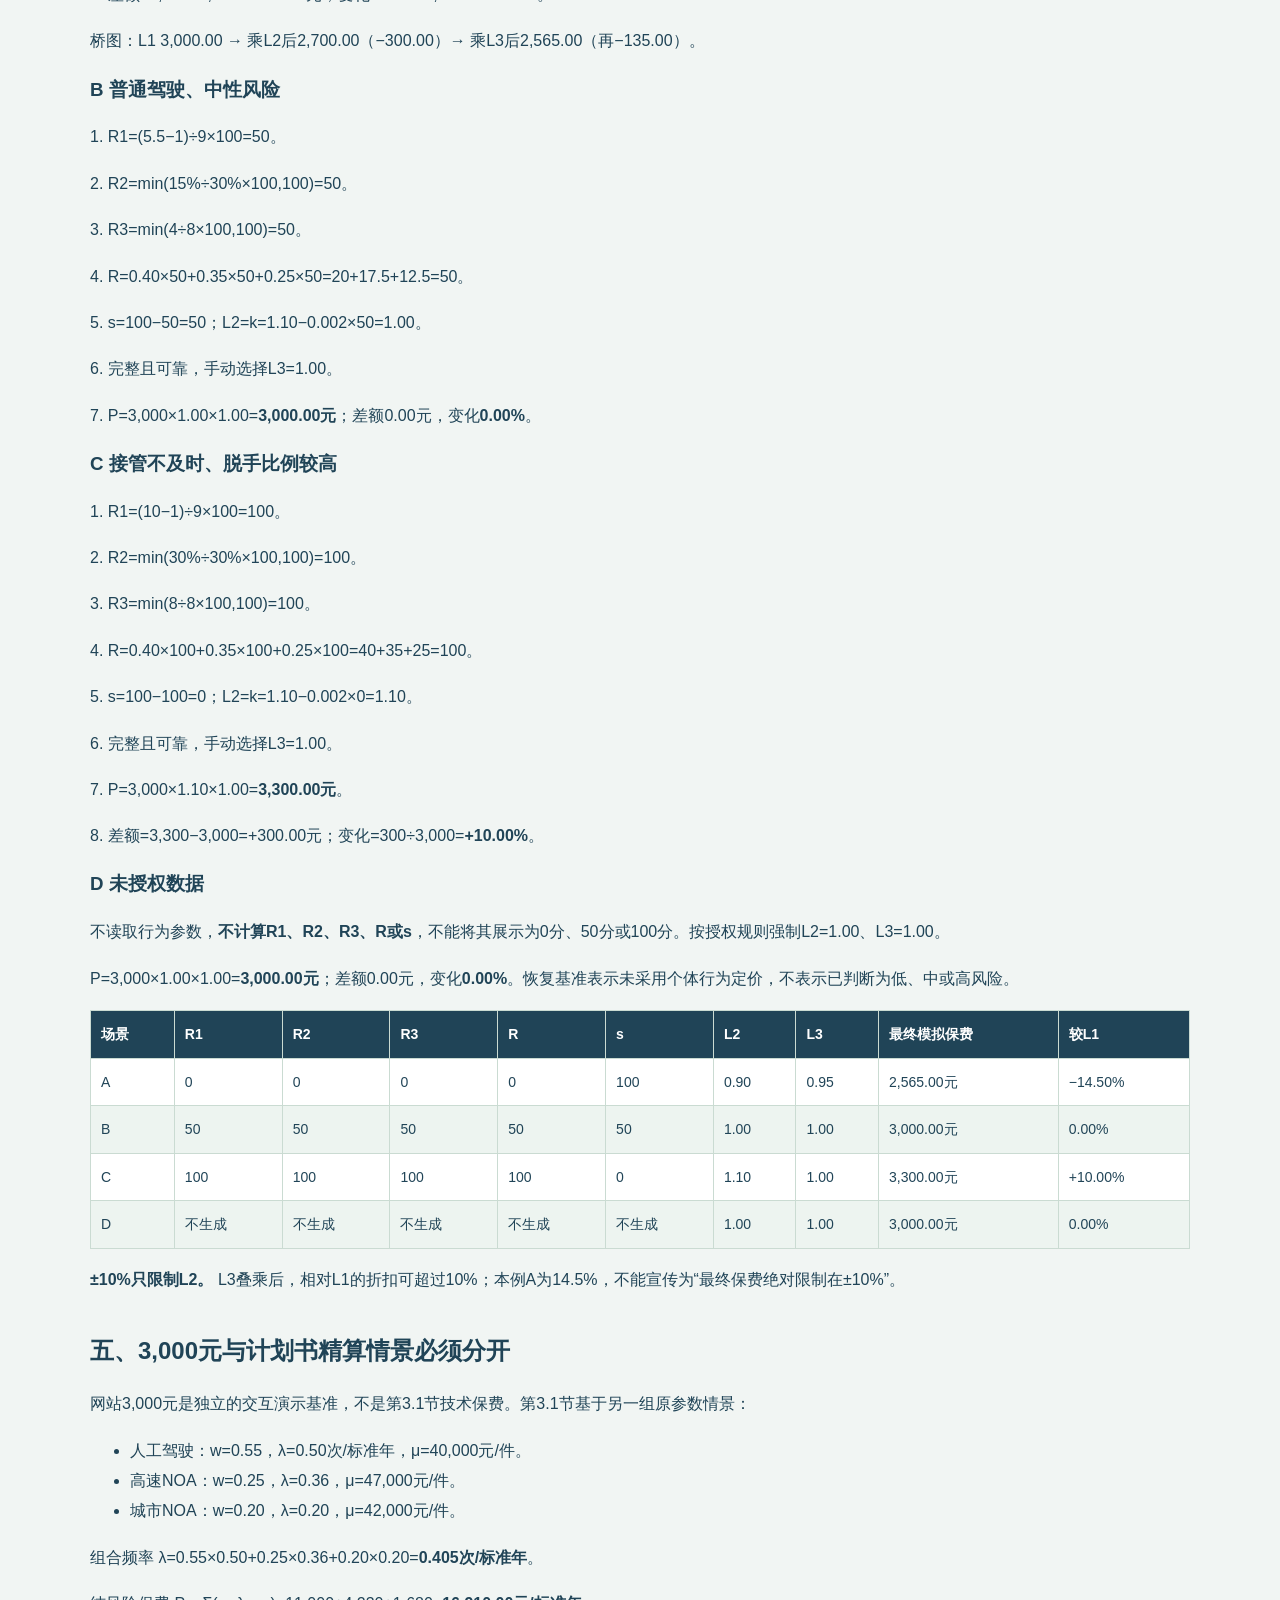
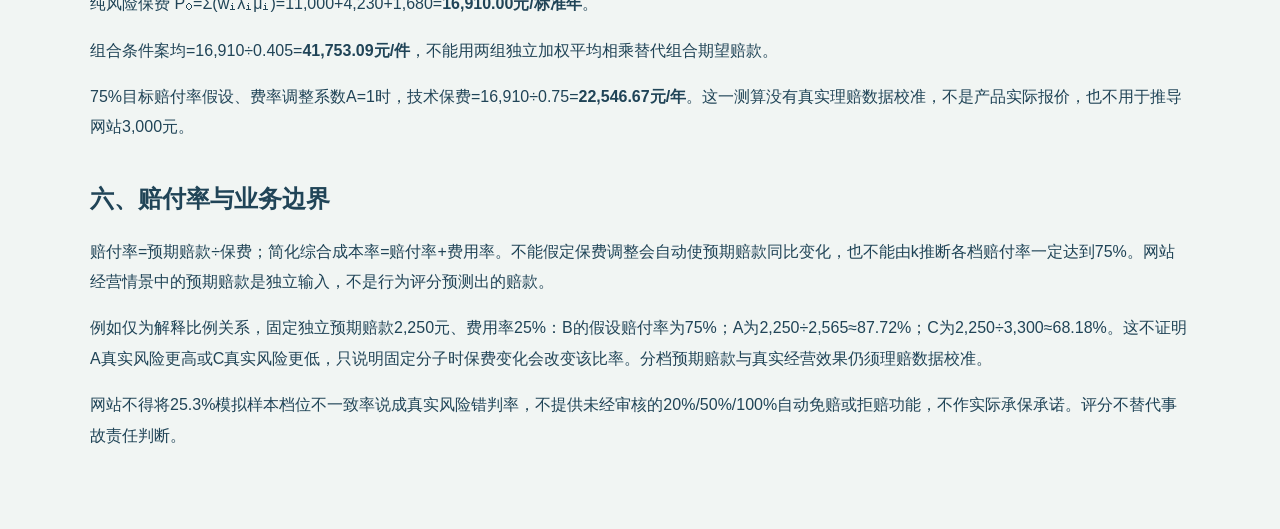
<file: deliverables/L1L2L3-定稿网站/公式与代码对应及四组场景复算.html>
<!doctype html><html lang="zh-CN"><meta charset="utf-8"><meta name="viewport" content="width=device-width,initial-scale=1"><title>AutoShield 网站交付说明</title><style>body{font:16px/1.9 "Microsoft YaHei",sans-serif;color:#204457;background:#f1f5f3;max-width:1100px;margin:40px auto;padding:24px}h1,h2,h3{line-height:1.5}h2{margin-top:38px}a{color:#286f62}code{background:#e3ece6;padding:3px 5px;overflow-wrap:anywhere}p,li{overflow-wrap:anywhere}.table-wrap{overflow-x:auto;background:#fff}table{border-collapse:collapse;width:100%;font-size:14px}td,th{border:1px solid #cadbd2;padding:10px;text-align:left;vertical-align:top}th{background:#204457;color:white}tr:nth-child(even){background:#edf4f0}@media(max-width:600px){body{margin:0;padding:20px;font-size:14px}}</style><body><h1>AutoShield 定稿网站公式与四组场景复算</h1><p>本轮网站以《AutoShield商业计划书_最小修订版.docx》为唯一产品设计依据，保留 L1×L2×L3 三层定价。本文记录网站实现，不修改商业计划书。模型版本为 <code>L1L2L3-1.0.0</code>。</p><p><strong>比赛模拟演示，非实际保险报价。</strong> 权重、阈值、映射曲线、数据质量系数均为演示假设，未经真实理赔数据校准。AutoShield 是保险科技定价与数据服务方案，不是持牌保险公司；本地网页不采集真实车辆数据，不办理投保或理赔。</p><h2>一、统一公式与代码位置</h2><div class="table-wrap"><table><thead><tr><th>计划书与网站规则</th><th>实际计算</th><th>实现位置</th></tr></thead><tbody><tr><td>第2.8节接管风险分</td><td>R1=(t_med−1)÷9×100，t_med 为近30次接管反应中位数（秒），清洗后1–10秒</td><td><a href="../../model.js">model.js:205</a></td></tr><tr><td>第2.8节脱手风险分</td><td>R2=min(脱手占比÷30%×100,100)；输入以百分数表示，故代码用 <code>handsOffPercent/30*100</code>，15%输入15</td><td><a href="../../model.js">model.js:206</a></td></tr><tr><td>第2.8节急行为风险分</td><td>R3=min(急驾驶行为月频次÷8×100,100)；按原稿月频次，不擅自改为每公里频次</td><td><a href="../../model.js">model.js:207</a></td></tr><tr><td>第2.8节综合风险指数</td><td>R=0.40R1+0.35R2+0.25R3；权重40%、35%、25%为演示假设</td><td><a href="../../model.js">model.js:208</a>；权重常量见第25行</td></tr><tr><td>第2.8节行为得分</td><td>s=100−R，截断至[0,100]</td><td><a href="../../model.js">model.js:209</a></td></tr><tr><td>第3.2节L2行为调节系数</td><td>k=1.10−0.002s，截断至[0.90,1.10]；s=100/50/0分别对应0.90/1.00/1.10</td><td><a href="../../model.js">model.js:82</a>；调用见第210行</td></tr><tr><td>第2.2/2.3/2.7节L3规则</td><td>无授权或不能可靠评分时L2=L3=1；可评分的部分缺失L3=1；完整且可靠时L3为0.95–1.00的手动演示参数</td><td><a href="../../model.js">model.js:145</a>、<a href="../../model.js">model.js:165</a>、<a href="../../model.js">model.js:174</a>、<a href="../../model.js">model.js:192</a></td></tr><tr><td>最终模拟保费</td><td>P=L1×L2×L3；仅在最终金额处四舍五入至分</td><td><a href="../../model.js">model.js:211</a></td></tr><tr><td>保费差异桥图</td><td>行为变化=round(L1×L2)−L1；质量变化=P−round(L1×L2)</td><td><a href="../../model.js">model.js:221</a></td></tr><tr><td>四组场景</td><td>只存储原始输入指标，不存储得分、L2或最终保费</td><td><a href="../../model.js">model.js:65</a></td></tr><tr><td>输入与清洗</td><td>空统计量不评分；非法非空数值暂停；接管中位数&gt;10秒截至10秒；L1金额精确到分</td><td><a href="../../model.js">model.js:101</a></td></tr></tbody></table></div><p>第2.4节描述的评估维度与第2.8节评分因子表述不完全相同。网站实际计算明确采用第2.8节 R1/R2/R3 公式。智驾激活率仅描述使用程度或暴露分层，<strong>不加入 R、s、k 的计算</strong>，不预设智驾占比提高必然降价。车型及预计年里程用于说明 L1 的比较条件，不重复叠乘额外系数。</p><p>定价层 L2/L3 与驾驶自动化等级 L2/L3 是两组不同概念。上述模型不判断事故责任，不设置自动拒赔、减赔或确定赔付比例。</p><h2>二、数据授权与可评分条件</h2><div class="table-wrap"><table><thead><tr><th>数据状态</th><th>是否生成个人评分</th><th>L2</th><th>L3</th><th>保费处理</th></tr></thead><tbody><tr><td>未授权</td><td>否；提前返回，不读取个人行为统计量</td><td>1.00</td><td>1.00</td><td>返回L1</td></tr><tr><td>已撤回授权</td><td>否；停止后续行为评分</td><td>1.00</td><td>1.00</td><td>返回L1；不据演示追溯调整实际合同</td></tr><tr><td>数据严重不足，或所需记录不可核验</td><td>否</td><td>1.00</td><td>1.00</td><td>返回L1</td></tr><tr><td>部分缺失，但所需有效统计量可计算</td><td>是</td><td>根据行为公式自动算出</td><td>1.00</td><td>不因缺失额外加价</td></tr><tr><td>数据完整且上报可靠</td><td>是</td><td>根据行为公式自动算出</td><td>0.95–1.00手动选择</td><td>所选值为待验证演示假设，非自动完整率映射</td></tr></tbody></table></div><p>第一版沿用原稿的近30次观察口径及必要单字段缺失率&gt;20%不评分规则，作为<strong>原稿演示门槛</strong>，不声称它们已经过统计验证。演示页面要求用户确认记录可核验，提供近30次接管统计、有效智驾运行时长及必要字段缺失率；这些只用于避免用缺失值或零分母生成虚假评分。</p><ul><li>接管样本不足30次、智驾运行有效时长为0、必要单字段缺失率&gt;20%、所需统计量缺失：不评分，L2=L3=1，返回L1。</li><li>字段为负数、脱手占比&gt;100%、无效字符、非有限数、L1金额超过两位小数等：明确提示输入错误，暂停计算，不保留旧结果冒充当前结果。</li><li>接管中位数&gt;10秒：按原稿清洗规则截断为10秒并说明；小于1秒的输入不直接作为有效评分统计量。</li><li>声称“完整”但必要字段缺失率&gt;0且≤20%：安全按可评分的部分缺失处理，L3强制为1并解释。</li><li>部分缺失状态忽略手动L3参数；未授权、撤回或严重不足时不读取个人行为参数。这里没有 v2 可信度收缩公式。</li></ul><h2>三、四组虚构场景的输入</h2><p>前三组采用相同车型、同保障比较条件、L1=3,000.00元/年、预计年里程12,000公里、智驾占比60%。预计里程及智驾占比不单独改变本版行为评分。L1为<strong>独立设定的交互演示基准</strong>。</p><div class="table-wrap"><table><thead><tr><th>原始输入</th><th>A 规范使用、低行为风险</th><th>B 普通驾驶、中性风险（默认）</th><th>C 接管不及时、高行为风险</th><th>D 未授权数据</th></tr></thead><tbody><tr><td>L1（元/年）</td><td>3,000.00</td><td>3,000.00</td><td>3,000.00</td><td>3,000.00</td></tr><tr><td>智驾使用比例（描述）</td><td>60%</td><td>60%</td><td>60%</td><td>60%（描述）</td></tr><tr><td>接管中位数 t_med（秒）</td><td>1</td><td>5.5</td><td>10</td><td>不读取</td></tr><tr><td>脱手占比</td><td>0%</td><td>15%</td><td>30%</td><td>不读取</td></tr><tr><td>急驾驶行为月频次</td><td>0</td><td>4</td><td>8</td><td>不读取</td></tr><tr><td>授权状态</td><td>有效授权</td><td>有效授权</td><td>有效授权</td><td>未授权</td></tr><tr><td>数据状态</td><td>完整、可核验</td><td>完整、可核验</td><td>完整、可核验</td><td>不用于评分</td></tr><tr><td>近次接管有效样本数</td><td>30</td><td>30</td><td>30</td><td>不读取</td></tr><tr><td>智驾运行有效时长（秒）</td><td>10,000</td><td>10,000</td><td>10,000</td><td>不读取</td></tr><tr><td>必要字段最大缺失率</td><td>0%</td><td>0%</td><td>0%</td><td>不读取</td></tr><tr><td>L3手动演示假设</td><td>0.95</td><td>1.00</td><td>1.00</td><td>不读取，规则强制1.00</td></tr></tbody></table></div><p>A与B/C使用不同的L3演示值，用于展示三层叠乘。<strong>若只想隔离行为效应，可将所有场景L3统一设为1</strong>：A将得到2,700.00元，B为3,000.00元，C为3,300.00元；这仍由同一公式计算。</p><h2>四、逐项复算</h2><h3>A 规范使用智驾、低行为风险</h3><p>1. R1=(1−1)÷9×100=0。</p><p>2. R2=min(0%÷30%×100,100)=0。</p><p>3. R3=min(0÷8×100,100)=0。</p><p>4. R=0.40×0+0.35×0+0.25×0=0。</p><p>5. s=100−0=100；L2=k=1.10−0.002×100=0.90。</p><p>6. 完整且可靠，手动选择L3=0.95作为演示假设。</p><p>7. P=3,000×0.90×0.95=<strong>2,565.00元</strong>。</p><p>8. 差额=2,565−3,000=−435.00元；变化=−435÷3,000=<strong>−14.50%</strong>。</p><p>桥图：L1 3,000.00 → 乘L2后2,700.00（−300.00）→ 乘L3后2,565.00（再−135.00）。</p><h3>B 普通驾驶、中性风险</h3><p>1. R1=(5.5−1)÷9×100=50。</p><p>2. R2=min(15%÷30%×100,100)=50。</p><p>3. R3=min(4÷8×100,100)=50。</p><p>4. R=0.40×50+0.35×50+0.25×50=20+17.5+12.5=50。</p><p>5. s=100−50=50；L2=k=1.10−0.002×50=1.00。</p><p>6. 完整且可靠，手动选择L3=1.00。</p><p>7. P=3,000×1.00×1.00=<strong>3,000.00元</strong>；差额0.00元，变化<strong>0.00%</strong>。</p><h3>C 接管不及时、脱手比例较高</h3><p>1. R1=(10−1)÷9×100=100。</p><p>2. R2=min(30%÷30%×100,100)=100。</p><p>3. R3=min(8÷8×100,100)=100。</p><p>4. R=0.40×100+0.35×100+0.25×100=40+35+25=100。</p><p>5. s=100−100=0；L2=k=1.10−0.002×0=1.10。</p><p>6. 完整且可靠，手动选择L3=1.00。</p><p>7. P=3,000×1.10×1.00=<strong>3,300.00元</strong>。</p><p>8. 差额=3,300−3,000=+300.00元；变化=300÷3,000=<strong>+10.00%</strong>。</p><h3>D 未授权数据</h3><p>不读取行为参数，<strong>不计算R1、R2、R3、R或s</strong>，不能将其展示为0分、50分或100分。按授权规则强制L2=1.00、L3=1.00。</p><p>P=3,000×1.00×1.00=<strong>3,000.00元</strong>；差额0.00元，变化<strong>0.00%</strong>。恢复基准表示未采用个体行为定价，不表示已判断为低、中或高风险。</p><div class="table-wrap"><table><thead><tr><th>场景</th><th>R1</th><th>R2</th><th>R3</th><th>R</th><th>s</th><th>L2</th><th>L3</th><th>最终模拟保费</th><th>较L1</th></tr></thead><tbody><tr><td>A</td><td>0</td><td>0</td><td>0</td><td>0</td><td>100</td><td>0.90</td><td>0.95</td><td>2,565.00元</td><td>−14.50%</td></tr><tr><td>B</td><td>50</td><td>50</td><td>50</td><td>50</td><td>50</td><td>1.00</td><td>1.00</td><td>3,000.00元</td><td>0.00%</td></tr><tr><td>C</td><td>100</td><td>100</td><td>100</td><td>100</td><td>0</td><td>1.10</td><td>1.00</td><td>3,300.00元</td><td>+10.00%</td></tr><tr><td>D</td><td>不生成</td><td>不生成</td><td>不生成</td><td>不生成</td><td>不生成</td><td>1.00</td><td>1.00</td><td>3,000.00元</td><td>0.00%</td></tr></tbody></table></div><p><strong>±10%只限制L2。</strong> L3叠乘后，相对L1的折扣可超过10%；本例A为14.5%，不能宣传为“最终保费绝对限制在±10%”。</p><h2>五、3,000元与计划书精算情景必须分开</h2><p>网站3,000元是独立的交互演示基准，不是第3.1节技术保费。第3.1节基于另一组原参数情景：</p><ul><li>人工驾驶：w=0.55，λ=0.50次/标准年，μ=40,000元/件。</li><li>高速NOA：w=0.25，λ=0.36，μ=47,000元/件。</li><li>城市NOA：w=0.20，λ=0.20，μ=42,000元/件。</li></ul><p>组合频率 λ=0.55×0.50+0.25×0.36+0.20×0.20=<strong>0.405次/标准年</strong>。</p><p>纯风险保费 P₀=Σ(wᵢλᵢμᵢ)=11,000+4,230+1,680=<strong>16,910.00元/标准年</strong>。</p><p>组合条件案均=16,910÷0.405=<strong>41,753.09元/件</strong>，不能用两组独立加权平均相乘替代组合期望赔款。</p><p>75%目标赔付率假设、费率调整系数A=1时，技术保费=16,910÷0.75=<strong>22,546.67元/年</strong>。这一测算没有真实理赔数据校准，不是产品实际报价，也不用于推导网站3,000元。</p><h2>六、赔付率与业务边界</h2><p>赔付率=预期赔款÷保费；简化综合成本率=赔付率+费用率。不能假定保费调整会自动使预期赔款同比变化，也不能由k推断各档赔付率一定达到75%。网站经营情景中的预期赔款是独立输入，不是行为评分预测出的赔款。</p><p>例如仅为解释比例关系，固定独立预期赔款2,250元、费用率25%：B的假设赔付率为75%；A为2,250÷2,565≈87.72%；C为2,250÷3,300≈68.18%。这不证明A真实风险更高或C真实风险更低，只说明固定分子时保费变化会改变该比率。分档预期赔款与真实经营效果仍须理赔数据校准。</p><p>网站不得将25.3%模拟样本档位不一致率说成真实风险错判率，不提供未经审核的20%/50%/100%自动免赔或拒赔功能，不作实际承保承诺。评分不替代事故责任判断。</p></body></html>
</file>
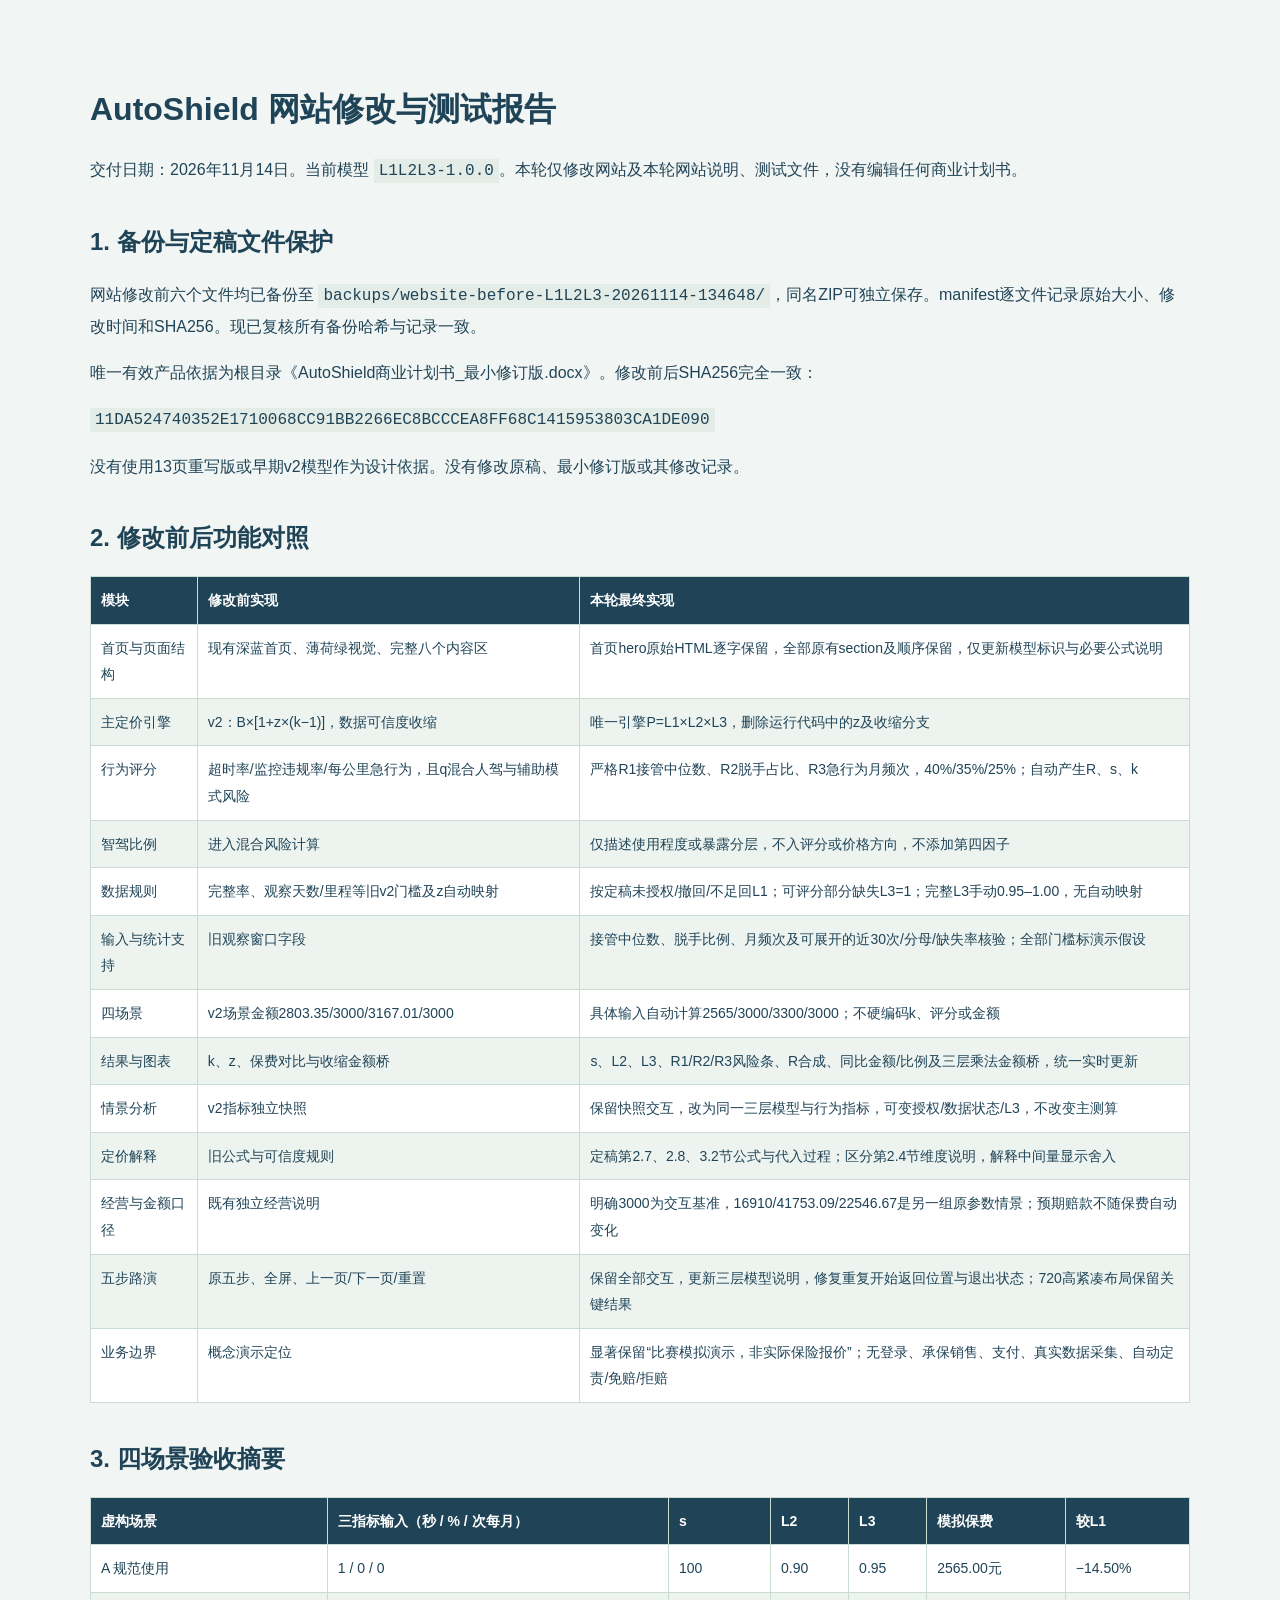
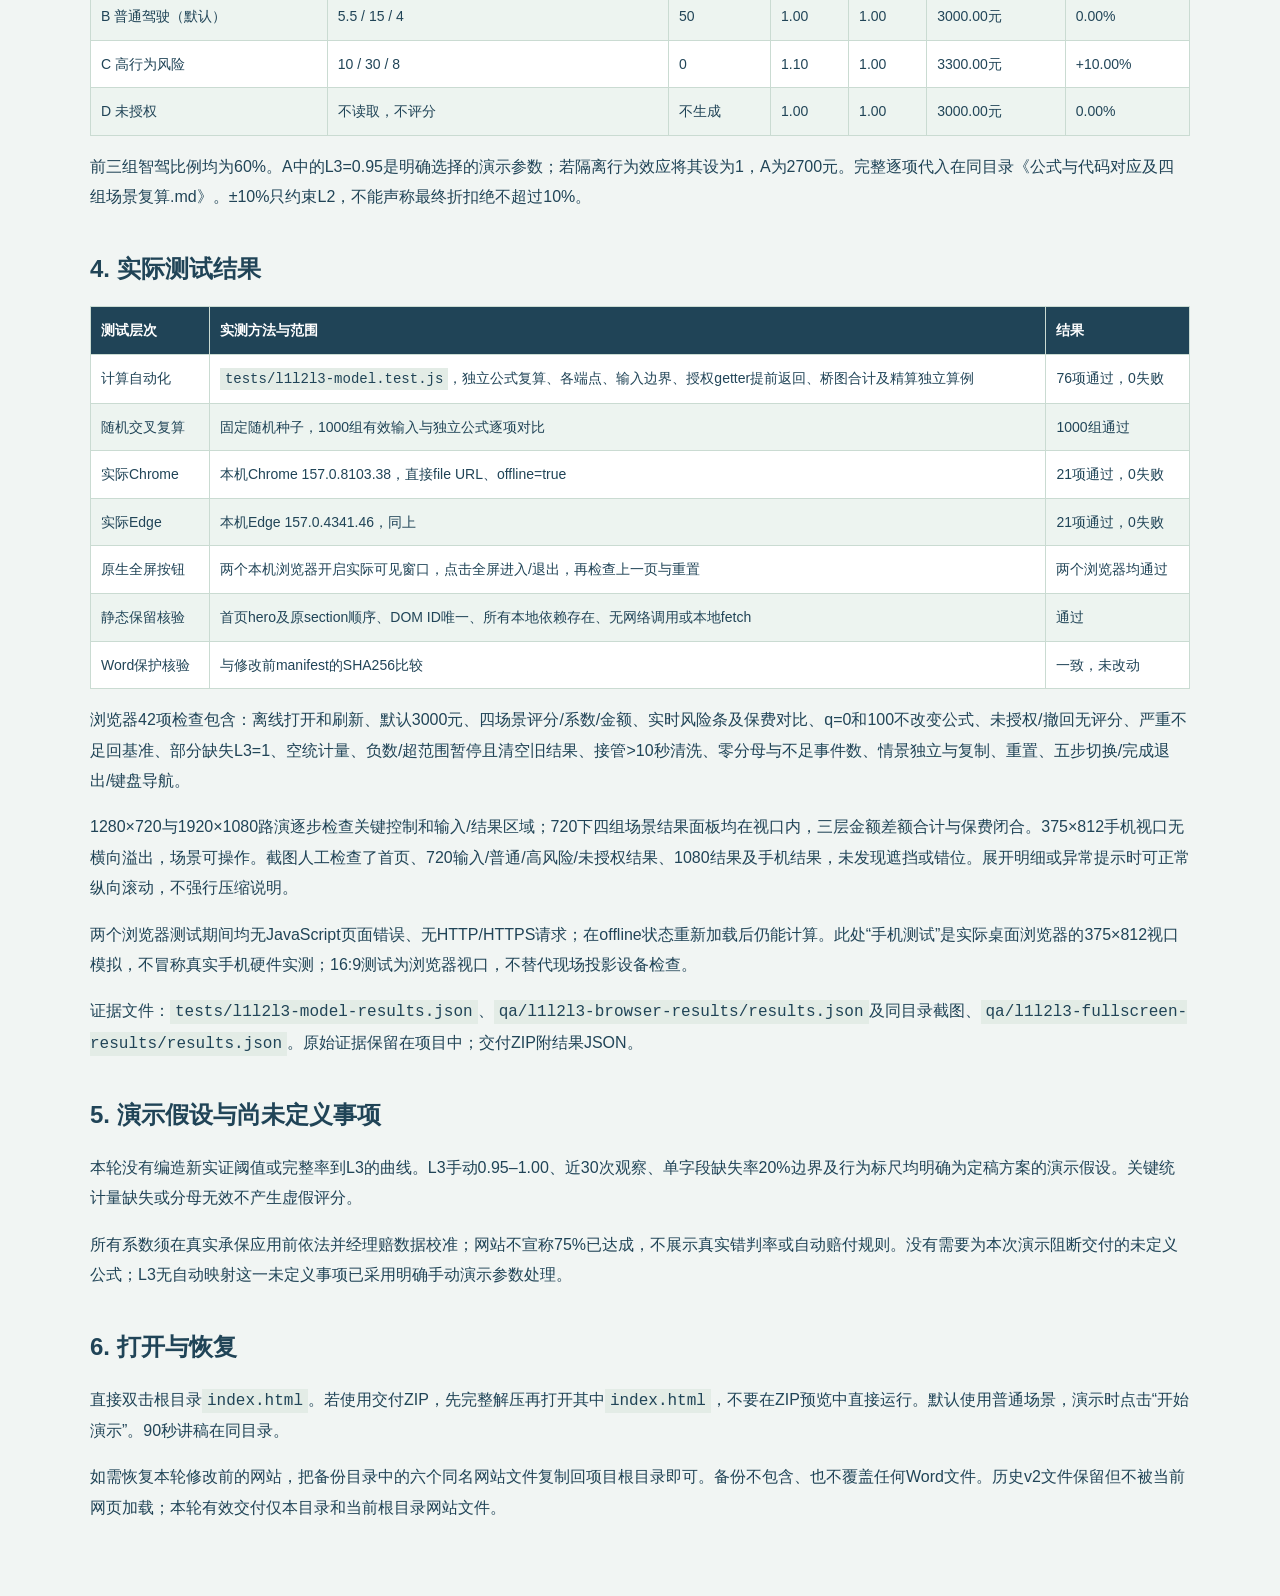
<file: deliverables/L1L2L3-定稿网站/网站修改与测试报告.html>
<!doctype html><html lang="zh-CN"><meta charset="utf-8"><meta name="viewport" content="width=device-width,initial-scale=1"><title>AutoShield 网站交付说明</title><style>body{font:16px/1.9 "Microsoft YaHei",sans-serif;color:#204457;background:#f1f5f3;max-width:1100px;margin:40px auto;padding:24px}h1,h2,h3{line-height:1.5}h2{margin-top:38px}a{color:#286f62}code{background:#e3ece6;padding:3px 5px;overflow-wrap:anywhere}p,li{overflow-wrap:anywhere}.table-wrap{overflow-x:auto;background:#fff}table{border-collapse:collapse;width:100%;font-size:14px}td,th{border:1px solid #cadbd2;padding:10px;text-align:left;vertical-align:top}th{background:#204457;color:white}tr:nth-child(even){background:#edf4f0}@media(max-width:600px){body{margin:0;padding:20px;font-size:14px}}</style><body><h1>AutoShield 网站修改与测试报告</h1><p>交付日期：2026年11月14日。当前模型 <code>L1L2L3-1.0.0</code>。本轮仅修改网站及本轮网站说明、测试文件，没有编辑任何商业计划书。</p><h2>1. 备份与定稿文件保护</h2><p>网站修改前六个文件均已备份至 <code>backups/website-before-L1L2L3-20261114-134648/</code>，同名ZIP可独立保存。manifest逐文件记录原始大小、修改时间和SHA256。现已复核所有备份哈希与记录一致。</p><p>唯一有效产品依据为根目录《AutoShield商业计划书_最小修订版.docx》。修改前后SHA256完全一致：</p><p><code>11DA524740352E1710068CC91BB2266EC8BCCCEA8FF68C1415953803CA1DE090</code></p><p>没有使用13页重写版或早期v2模型作为设计依据。没有修改原稿、最小修订版或其修改记录。</p><h2>2. 修改前后功能对照</h2><div class="table-wrap"><table><thead><tr><th>模块</th><th>修改前实现</th><th>本轮最终实现</th></tr></thead><tbody><tr><td>首页与页面结构</td><td>现有深蓝首页、薄荷绿视觉、完整八个内容区</td><td>首页hero原始HTML逐字保留，全部原有section及顺序保留，仅更新模型标识与必要公式说明</td></tr><tr><td>主定价引擎</td><td>v2：B×[1+z×(k−1)]，数据可信度收缩</td><td>唯一引擎P=L1×L2×L3，删除运行代码中的z及收缩分支</td></tr><tr><td>行为评分</td><td>超时率/监控违规率/每公里急行为，且q混合人驾与辅助模式风险</td><td>严格R1接管中位数、R2脱手占比、R3急行为月频次，40%/35%/25%；自动产生R、s、k</td></tr><tr><td>智驾比例</td><td>进入混合风险计算</td><td>仅描述使用程度或暴露分层，不入评分或价格方向，不添加第四因子</td></tr><tr><td>数据规则</td><td>完整率、观察天数/里程等旧v2门槛及z自动映射</td><td>按定稿未授权/撤回/不足回L1；可评分部分缺失L3=1；完整L3手动0.95–1.00，无自动映射</td></tr><tr><td>输入与统计支持</td><td>旧观察窗口字段</td><td>接管中位数、脱手比例、月频次及可展开的近30次/分母/缺失率核验；全部门槛标演示假设</td></tr><tr><td>四场景</td><td>v2场景金额2803.35/3000/3167.01/3000</td><td>具体输入自动计算2565/3000/3300/3000；不硬编码k、评分或金额</td></tr><tr><td>结果与图表</td><td>k、z、保费对比与收缩金额桥</td><td>s、L2、L3、R1/R2/R3风险条、R合成、同比金额/比例及三层乘法金额桥，统一实时更新</td></tr><tr><td>情景分析</td><td>v2指标独立快照</td><td>保留快照交互，改为同一三层模型与行为指标，可变授权/数据状态/L3，不改变主测算</td></tr><tr><td>定价解释</td><td>旧公式与可信度规则</td><td>定稿第2.7、2.8、3.2节公式与代入过程；区分第2.4节维度说明，解释中间量显示舍入</td></tr><tr><td>经营与金额口径</td><td>既有独立经营说明</td><td>明确3000为交互基准，16910/41753.09/22546.67是另一组原参数情景；预期赔款不随保费自动变化</td></tr><tr><td>五步路演</td><td>原五步、全屏、上一页/下一页/重置</td><td>保留全部交互，更新三层模型说明，修复重复开始返回位置与退出状态；720高紧凑布局保留关键结果</td></tr><tr><td>业务边界</td><td>概念演示定位</td><td>显著保留“比赛模拟演示，非实际保险报价”；无登录、承保销售、支付、真实数据采集、自动定责/免赔/拒赔</td></tr></tbody></table></div><h2>3. 四场景验收摘要</h2><div class="table-wrap"><table><thead><tr><th>虚构场景</th><th>三指标输入（秒 / % / 次每月）</th><th>s</th><th>L2</th><th>L3</th><th>模拟保费</th><th>较L1</th></tr></thead><tbody><tr><td>A 规范使用</td><td>1 / 0 / 0</td><td>100</td><td>0.90</td><td>0.95</td><td>2565.00元</td><td>−14.50%</td></tr><tr><td>B 普通驾驶（默认）</td><td>5.5 / 15 / 4</td><td>50</td><td>1.00</td><td>1.00</td><td>3000.00元</td><td>0.00%</td></tr><tr><td>C 高行为风险</td><td>10 / 30 / 8</td><td>0</td><td>1.10</td><td>1.00</td><td>3300.00元</td><td>+10.00%</td></tr><tr><td>D 未授权</td><td>不读取，不评分</td><td>不生成</td><td>1.00</td><td>1.00</td><td>3000.00元</td><td>0.00%</td></tr></tbody></table></div><p>前三组智驾比例均为60%。A中的L3=0.95是明确选择的演示参数；若隔离行为效应将其设为1，A为2700元。完整逐项代入在同目录《公式与代码对应及四组场景复算.md》。±10%只约束L2，不能声称最终折扣绝不超过10%。</p><h2>4. 实际测试结果</h2><div class="table-wrap"><table><thead><tr><th>测试层次</th><th>实测方法与范围</th><th>结果</th></tr></thead><tbody><tr><td>计算自动化</td><td><code>tests/l1l2l3-model.test.js</code>，独立公式复算、各端点、输入边界、授权getter提前返回、桥图合计及精算独立算例</td><td>76项通过，0失败</td></tr><tr><td>随机交叉复算</td><td>固定随机种子，1000组有效输入与独立公式逐项对比</td><td>1000组通过</td></tr><tr><td>实际Chrome</td><td>本机Chrome 157.0.8103.38，直接file URL、offline=true</td><td>21项通过，0失败</td></tr><tr><td>实际Edge</td><td>本机Edge 157.0.4341.46，同上</td><td>21项通过，0失败</td></tr><tr><td>原生全屏按钮</td><td>两个本机浏览器开启实际可见窗口，点击全屏进入/退出，再检查上一页与重置</td><td>两个浏览器均通过</td></tr><tr><td>静态保留核验</td><td>首页hero及原section顺序、DOM ID唯一、所有本地依赖存在、无网络调用或本地fetch</td><td>通过</td></tr><tr><td>Word保护核验</td><td>与修改前manifest的SHA256比较</td><td>一致，未改动</td></tr></tbody></table></div><p>浏览器42项检查包含：离线打开和刷新、默认3000元、四场景评分/系数/金额、实时风险条及保费对比、q=0和100不改变公式、未授权/撤回无评分、严重不足回基准、部分缺失L3=1、空统计量、负数/超范围暂停且清空旧结果、接管&gt;10秒清洗、零分母与不足事件数、情景独立与复制、重置、五步切换/完成退出/键盘导航。</p><p>1280×720与1920×1080路演逐步检查关键控制和输入/结果区域；720下四组场景结果面板均在视口内，三层金额差额合计与保费闭合。375×812手机视口无横向溢出，场景可操作。截图人工检查了首页、720输入/普通/高风险/未授权结果、1080结果及手机结果，未发现遮挡或错位。展开明细或异常提示时可正常纵向滚动，不强行压缩说明。</p><p>两个浏览器测试期间均无JavaScript页面错误、无HTTP/HTTPS请求；在offline状态重新加载后仍能计算。此处“手机测试”是实际桌面浏览器的375×812视口模拟，不冒称真实手机硬件实测；16:9测试为浏览器视口，不替代现场投影设备检查。</p><p>证据文件：<code>tests/l1l2l3-model-results.json</code>、<code>qa/l1l2l3-browser-results/results.json</code>及同目录截图、<code>qa/l1l2l3-fullscreen-results/results.json</code>。原始证据保留在项目中；交付ZIP附结果JSON。</p><h2>5. 演示假设与尚未定义事项</h2><p>本轮没有编造新实证阈值或完整率到L3的曲线。L3手动0.95–1.00、近30次观察、单字段缺失率20%边界及行为标尺均明确为定稿方案的演示假设。关键统计量缺失或分母无效不产生虚假评分。</p><p>所有系数须在真实承保应用前依法并经理赔数据校准；网站不宣称75%已达成，不展示真实错判率或自动赔付规则。没有需要为本次演示阻断交付的未定义公式；L3无自动映射这一未定义事项已采用明确手动演示参数处理。</p><h2>6. 打开与恢复</h2><p>直接双击根目录<code>index.html</code>。若使用交付ZIP，先完整解压再打开其中<code>index.html</code>，不要在ZIP预览中直接运行。默认使用普通场景，演示时点击“开始演示”。90秒讲稿在同目录。</p><p>如需恢复本轮修改前的网站，把备份目录中的六个同名网站文件复制回项目根目录即可。备份不包含、也不覆盖任何Word文件。历史v2文件保留但不被当前网页加载；本轮有效交付仅本目录和当前根目录网站文件。</p></body></html>
</file>
<file: style.css>
:root{--navy:#102b38;--blue:#204457;--mint:#bfe5da;--silver:#babdc1;--paper:#eef2f0;--ink:#172f3a;--muted:#7a898c;--line:#dce5e1;--white:#fff;--shadow:0 24px 70px rgba(9,34,44,.12)}
/* Preserve the existing palette, homepage and visual identity. */
*{box-sizing:border-box}html{scroll-behavior:smooth;scroll-padding-top:82px}body{margin:0;background:var(--paper);color:var(--ink);font-family:Arial,"Microsoft YaHei","PingFang SC",sans-serif;-webkit-font-smoothing:antialiased}a,button,input,select,summary{-webkit-tap-highlight-color:transparent}.topbar{height:76px;background:rgba(13,36,47,.96);color:#fff;display:flex;align-items:center;padding:0 max(calc((100vw - 1240px)/2),5.5vw);gap:48px;position:sticky;top:0;z-index:10;border-bottom:1px solid rgba(191,229,218,.12);backdrop-filter:blur(16px)}.brand{display:flex;align-items:center;gap:11px;color:inherit;text-decoration:none;font-size:13px;font-weight:700;letter-spacing:1.8px}.brand small{display:block;margin-top:4px;font-size:10px;letter-spacing:1px;color:#a8babd;font-weight:400}.brand-mark{height:36px;width:36px;border:1px solid #90cdb9;border-radius:10px;color:var(--mint);display:grid;place-items:center;font-size:18px}.topbar nav{display:flex;gap:32px;margin-left:auto}.topbar nav a,.back-top{font-size:12px;color:#c6d2d4;text-decoration:none;transition:color .2s}.topbar nav a:hover,.back-top:hover{color:var(--mint)}.demo-tag{font-size:10px;border:1px solid #42606a;border-radius:20px;padding:8px 12px;color:#bddbd2}.hero{min-height:min(760px,calc(100vh - 76px));padding:88px max(calc((100vw - 1240px)/2),5.5vw) 72px;background:radial-gradient(ellipse at 77% 48%,#234957 0,#153743 40%,#0d2530 100%);color:white;display:grid;grid-template-columns:1.04fr .96fr;align-items:center;overflow:hidden;position:relative}.hero:after{content:"";position:absolute;inset:0;background:linear-gradient(90deg,transparent 49.9%,rgba(191,229,218,.045) 50%,transparent 50.1%);pointer-events:none}.hero-copy{max-width:610px;position:relative;z-index:2;animation:rise .7s both}.eyebrow{font-size:10px;letter-spacing:2px;color:#81bca9;font-weight:700}.dot,.live i{display:inline-block;width:7px;height:7px;border-radius:50%;background:#80c8ac;margin-right:8px;box-shadow:0 0 14px #80c8ac}.hero h1{font-size:clamp(52px,6vw,82px);line-height:1.12;letter-spacing:-3px;margin:28px 0}.hero h1 em{font-style:normal;color:var(--mint)}.lead{max-width:470px;line-height:1.9;color:#bdc9ca;font-size:15px}.hero-actions{display:flex;align-items:center;gap:20px;margin-top:36px}.button{padding:16px 22px;border-radius:5px;text-decoration:none;font-size:13px;font-weight:700;transition:transform .2s,box-shadow .2s}.button:hover{transform:translateY(-2px);box-shadow:0 10px 25px #8dc7b52d}.primary{background:var(--mint);color:#123342}.primary span{margin-left:20px}.hero-note{font-size:10px;color:#91a6aa}.hero-stats{display:flex;gap:50px;margin-top:76px;padding-top:24px;border-top:1px solid #38505a}.hero-stats div{display:grid;gap:8px}.hero-stats strong{font-size:14px;color:#d5e8e1;letter-spacing:.3px}.hero-stats span{font-size:10px;color:#8ea2a6}.hero-art{height:480px;position:relative;display:grid;place-items:center;animation:fade .9s .15s both}.orbit{position:absolute;border:1px solid #43616a;border-radius:50%;transform:rotate(-25deg)}.orbit-a{width:min(440px,90%);height:300px}.orbit-b{width:min(540px,110%);height:380px;border-color:#294a55}.road{position:absolute;width:110%;height:92px;background:#234554;transform:rotate(-28deg);border-top:1px solid #739486;border-bottom:1px solid #668579;opacity:.8}.road span{position:absolute;left:0;right:0;top:44px;border-top:2px dashed #bfe5da}.art-card{position:relative;z-index:1;background:#f4f7f4;color:#173644;width:275px;padding:27px;border-radius:7px;box-shadow:0 24px 70px #071a22a8;transform:rotate(-4deg);transition:transform .35s}.art-card:hover{transform:rotate(-1deg) translateY(-5px)}.art-card small{color:#6a8b87;font-size:9px;letter-spacing:1px}.art-card b{display:block;font-size:24px;line-height:1.45;margin:18px 0}.art-line{height:62px;display:flex;align-items:end;gap:10px;border-bottom:1px solid #d8e2df}.art-line i{display:block;width:22px;background:#77b8a1;border-radius:3px 3px 0 0}.art-line i:nth-child(1){height:23%}.art-line i:nth-child(2){height:42%}.art-line i:nth-child(3){height:33%}.art-line i:nth-child(4){height:66%}.art-line i:nth-child(5){height:51%}.art-line i:nth-child(6){height:88%}.art-foot{display:flex;justify-content:space-between;margin-top:14px;font-size:9px;color:#7d8d8e}.art-label{position:absolute;bottom:10px;right:0;font-size:9px;line-height:1.8;letter-spacing:2px;color:#819ba0}.section{max-width:1240px;margin:auto;padding:96px 0}.section-heading{display:flex;justify-content:space-between;align-items:end;margin-bottom:30px}.section-heading h2{font-size:36px;margin:10px 0 0;letter-spacing:-1px}.section-heading>p{max-width:390px;color:var(--muted);font-size:12px;line-height:1.8;margin:0 0 4px}.calc-grid{display:grid;grid-template-columns:.86fr 1.14fr;gap:20px;align-items:stretch}.panel{background:#fff;border:1px solid #e3eae7;border-radius:9px;padding:30px;box-shadow:0 10px 36px rgba(13,45,55,.035);transition:box-shadow .25s,transform .25s}.panel:hover{box-shadow:var(--shadow);transform:translateY(-2px)}.panel-title{display:flex;align-items:center;gap:12px;margin-bottom:25px}.step{height:34px;width:34px;border-radius:8px;background:#e7f3ee;color:#3a7767;display:grid;place-items:center;font-size:12px;font-weight:700}.panel-title h3{font-size:15px;margin:0 0 5px}.panel-title p{margin:0;color:#94a0a2;font-size:10px}.field{display:block;margin:22px 0}.field>label,.label-row label{display:block;font-size:12px;font-weight:600;margin-bottom:10px}.unit{float:right;color:#96a2a4;font-weight:400}.field select,.input-wrap,input[type=number]{font:inherit}.field select{width:100%;border:1px solid #dce4e1;background:#fbfcfb;border-radius:5px;padding:13px;color:#29424b;font-size:12px;transition:border-color .2s,box-shadow .2s}.field select:focus,.advanced-grid input:focus,.input-wrap:focus-within{outline:none;border-color:#75ad9a;box-shadow:0 0 0 3px #bfe5da66}.input-wrap{height:44px;border:1px solid #dce4e1;border-radius:5px;display:flex;align-items:center;padding:0 12px}.input-wrap input{border:0;outline:0;width:100%;font-size:14px;color:#23414d}.input-wrap span{white-space:nowrap;color:#8b999b;font-size:10px}.range{width:100%;height:5px;accent-color:#315e68;display:block;margin-top:16px;cursor:pointer}.range.mint{accent-color:#69a992}.range-labels{display:flex;justify-content:space-between;margin-top:8px;color:#9ba7a8;font-size:9px}.label-row{display:flex;justify-content:space-between;align-items:center}.label-row strong{font-size:12px;color:#347461}.label-row label{margin:0}.advanced{padding-top:15px;border-top:1px solid var(--line);font-size:11px;color:#49616a}.advanced summary{cursor:pointer}.advanced-grid{display:grid;grid-template-columns:1fr 1fr;gap:12px;margin-top:15px}.advanced-grid label{display:grid;gap:6px;font-size:10px;color:#758488}.advanced-grid input{width:100%;padding:9px;border:1px solid var(--line);border-radius:4px}.live{margin-left:auto;color:#70918a;font-size:10px}.live i{width:6px;height:6px}.result-highlight{padding:24px 25px;background:linear-gradient(115deg,#e7f3ee,#f4f8f6);border:1px solid #dcece5;border-radius:7px;display:grid;grid-template-columns:1fr auto;align-items:center;position:relative;overflow:hidden}.result-highlight:after{content:"UBI";position:absolute;right:18px;bottom:-22px;font-size:104px;font-weight:700;color:#173d4808;letter-spacing:-8px;pointer-events:none}.result-highlight span{font-size:12px;color:#4d6b69}.result-highlight strong{grid-column:1/-1;font-size:clamp(38px,4vw,52px);letter-spacing:-1.8px;color:#173d48;margin:10px 0;line-height:1.1;font-variant-numeric:tabular-nums}.result-highlight small{grid-column:1/-1;font-size:10px;color:#778d89}.compare{margin-top:25px}.compare-head,.compare-row{display:flex;justify-content:space-between;align-items:center}.compare-head{color:#97a2a2;font-size:9px;padding-bottom:9px}.compare-row{padding:12px 0;border-top:1px solid #edf0ef;font-size:11px}.compare-row b{font-size:13px;font-variant-numeric:tabular-nums}.compare-row.active{color:#367763}.swatch{display:inline-block;width:7px;height:7px;border-radius:50%;margin-right:8px}.gray{background:#aeb7b7}.green{background:#72b49c}.bar-track{height:6px;border-radius:5px;background:#e8eeeb;margin-top:10px;overflow:hidden}.bar-fill{height:100%;background:linear-gradient(90deg,#5f9c87,#a1d1bd);border-radius:5px;transition:width .35s ease}.saving{display:flex;justify-content:space-between;margin-top:11px;font-size:10px;color:#849291}.saving strong{color:#397863;font-size:12px}.factors{margin-top:27px}.factors h4{display:flex;justify-content:space-between;font-size:11px;margin:0 0 15px}.factors h4 span{font-size:9px;color:#9aa5a5;font-weight:400}.factor{display:grid;grid-template-columns:130px 52px 1fr;align-items:center;gap:10px;margin:12px 0;font-size:10px;color:#617477}.factor b{font-size:10px;color:#294751;font-variant-numeric:tabular-nums}.mini-track{height:5px;background:#edf0ef;border-radius:4px}.mini-track i{display:block;height:100%;background:#75b69f;border-radius:4px;transition:width .35s ease}.notice{padding-top:14px;border-top:1px solid #edf0ef;margin:21px 0 0;color:#929e9f;font-size:9px;line-height:1.8}.logic{padding-top:25px;padding-bottom:96px}.formula{background:linear-gradient(120deg,#153542,#1e4552);color:#e8f1ee;border-radius:8px;padding:28px 32px;line-height:2.1;font-size:16px;letter-spacing:.2px;box-shadow:0 15px 40px #102b3818}.formula-label{color:var(--mint);display:block;font-size:11px;letter-spacing:1px}.formula-break{display:block;padding-left:72px;color:#bfd7cf}.logic-cards{display:grid;grid-template-columns:repeat(3,1fr);gap:14px;margin-top:15px}.logic-cards article{padding:22px;background:#fff;border:1px solid #e8ecea;border-radius:7px;transition:transform .2s,box-shadow .2s}.logic-cards article:hover{transform:translateY(-3px);box-shadow:0 15px 35px #102b3810}.logic-cards article>span{font-size:10px;color:#529079;letter-spacing:1px}.logic-cards h3{font-size:13px;margin:12px 0 7px}.logic-cards p{font-size:10px;line-height:1.8;color:#829091;margin:0}.source-row{display:flex;justify-content:space-between;align-items:center;padding:18px 2px;margin-top:23px;border-top:1px solid #dfe6e3;border-bottom:1px solid #dfe6e3;font-size:10px}.source-row>div{display:flex;align-items:center;gap:10px}.source-row>div>span:last-child{color:#8a9798}.source-dot{width:7px;height:7px;border-radius:50%;background:#6bac92}.source-badge{padding:7px 11px;background:#e7f2ed;border-radius:20px;color:#4e806d}footer{background:#102b38;color:#c8d5d5;padding:30px max(calc((100vw - 1240px)/2),5.5vw);display:flex;align-items:center;justify-content:space-between}footer p{font-size:11px;line-height:1.8;color:#d5e0de}footer p span{font-size:9px;color:#829a9f}.back-top{color:#c8d5d5}@keyframes rise{from{opacity:0;transform:translateY(12px)}to{opacity:1;transform:translateY(0)}}@keyframes fade{from{opacity:0}to{opacity:1}}@media(max-width:1320px){.section{margin:0 5.5vw}}@media(max-width:900px){.hero{grid-template-columns:1fr 0.8fr}.hero h1{font-size:58px}.hero-art{transform:scale(.88)}.calc-grid{grid-template-columns:.9fr 1.1fr}.factor{grid-template-columns:112px 45px 1fr}.panel{padding:24px}}@media(max-width:760px){.topbar{height:65px;padding:0 20px;gap:10px}.topbar nav{gap:14px}.topbar nav a{font-size:10px}.demo-tag{display:none}.hero{padding:58px 24px 35px;grid-template-columns:1fr;min-height:auto}.hero h1{font-size:48px;letter-spacing:-1.5px}.hero-art{height:320px;margin-top:10px;transform:none}.hero-stats{margin-top:42px;gap:18px}.hero-stats span{font-size:9px}.section{margin:0;padding:64px 20px}.section-heading{display:block}.section-heading>p{margin-top:12px}.section-heading h2{font-size:29px}.calc-grid{grid-template-columns:1fr}.panel{padding:21px}.result-highlight strong{font-size:38px}.formula{font-size:13px;padding:20px 15px}.formula-break{padding-left:20px}.logic-cards{grid-template-columns:1fr}.source-row{gap:10px;align-items:flex-start}.source-row>div{flex-wrap:wrap;gap:7px}.source-row>div>span:last-child{width:100%;padding-left:17px}footer{padding:24px 20px;gap:12px;flex-wrap:wrap}footer p{order:3;width:100%}.hero-art .orbit-a{width:320px}.hero-art .orbit-b{width:380px}.road{width:370px}}@media(max-width:390px){.topbar nav{gap:9px}.topbar nav a{font-size:9px}.brand{font-size:11px}.hero h1{font-size:41px}.hero-actions{gap:10px}.hero-note{font-size:9px}.factor{grid-template-columns:105px 42px 1fr}}
@media(prefers-reduced-motion:reduce){*,*::before,*::after{scroll-behavior:auto!important;animation-duration:.01ms!important;animation-iteration-count:1!important;transition-duration:.01ms!important}}
.presentation-toggle,.fullscreen-button{border:1px solid #55716f;background:transparent;color:#d5e5df;border-radius:4px;padding:9px 13px;font:inherit;font-size:10px;cursor:pointer;transition:background .2s,color .2s}.presentation-toggle{background:#bfe5da;color:#173b47;border-color:#bfe5da;font-weight:700}.fullscreen-button:hover,.presentation-toggle:hover{background:#d8eee5;color:#173b47}.presentation-bar{display:none}.presentation-mode{background:#0d2530}.presentation-mode .topbar{display:none}.presentation-mode .presentation-bar{position:sticky;top:0;z-index:15;display:flex;justify-content:space-between;align-items:center;gap:20px;padding:16px clamp(24px,5vw,90px);background:#0d2530;color:#f2f6f3;border-bottom:1px solid #34535c}.presentation-kicker{display:block;color:#85c0aa;font-size:9px;letter-spacing:1.5px;margin-bottom:5px}.presentation-bar strong{font-size:20px;display:block}.presentation-bar small{display:block;margin-top:5px;color:#9eb2b3;font-size:10px}.presentation-controls{display:flex;align-items:center;gap:9px}.presentation-controls button{border:1px solid #49666b;background:#173843;color:#e1ece8;border-radius:4px;padding:10px 13px;white-space:nowrap;font:inherit;font-size:10px;cursor:pointer}.presentation-controls button:hover:not(:disabled){background:#bfe5da;color:#173843}.presentation-controls button:disabled{opacity:.4;cursor:default}.presentation-controls span{font-variant-numeric:tabular-nums;font-size:11px;color:#bfe5da;white-space:nowrap}.presentation-mode .hero{min-height:calc(100vh - 86px);padding-top:6vh;padding-bottom:6vh}.presentation-mode .hero h1{font-size:clamp(60px,7vw,100px)}.presentation-mode .section{max-width:1500px;padding-top:6vh;padding-bottom:6vh}.presentation-mode .section-heading h2{font-size:clamp(34px,4vw,54px)}.presentation-mode .panel{padding:clamp(26px,3vw,48px)}.presentation-mode .result-highlight strong{font-size:clamp(48px,6vw,76px)}.presentation-mode .factor{font-size:13px;grid-template-columns:160px 60px 1fr}.presentation-mode .scene-library{padding-top:5vh}.scene-grid{display:grid;grid-template-columns:repeat(3,minmax(0,1fr));gap:16px}.scene-card{appearance:none;text-align:left;display:grid;gap:12px;padding:22px;background:#fff;border:1px solid #e1e9e5;border-radius:7px;color:#193944;cursor:pointer;transition:transform .2s,border-color .2s,box-shadow .2s;font:inherit}.scene-card:hover,.scene-card.selected{transform:translateY(-3px);border-color:#80b9a3;box-shadow:0 15px 36px #102b3812}.scene-card span{color:#558875;font-size:9px;letter-spacing:1px}.scene-card strong{font-size:15px}.scene-card small{font-size:10px;color:#7f8e90;line-height:1.7}.scene-card b{font-size:10px;color:#397763}.presentation-mode:fullscreen{overflow:auto;background:#0d2530}.presentation-mode:fullscreen .presentation-bar{top:0}.presentation-mode:fullscreen .hero{min-height:calc(100vh - 80px)}@media(max-width:850px){.presentation-mode .presentation-bar{align-items:flex-start;flex-direction:column}.presentation-controls{flex-wrap:wrap}.scene-grid{grid-template-columns:1fr}.presentation-mode .hero h1{font-size:clamp(48px,11vw,78px)}}@media(max-width:560px){.presentation-toggle,.fullscreen-button{padding:7px 8px;font-size:9px}.presentation-mode .presentation-bar{padding:12px 16px}.presentation-controls{gap:5px}.presentation-controls button{padding:8px;font-size:9px}.presentation-controls span{font-size:9px}.presentation-mode .section{padding:42px 16px}.scene-grid{gap:10px}}
[hidden] { display: none !important; }
:focus-visible { outline: 3px solid #70a88f; outline-offset: 4px; }
.skip-link { position: fixed; top: -80px; left: 20px; z-index: 100; background: #bfe5da; color: #102b38; padding: 12px; }
.skip-link:focus { top: 12px; }
.topbar { gap: 22px; }
.topbar .brand { flex: none; }
.topbar nav { gap: 24px; }
button { font-family: inherit; }
.heading-actions { display: flex; gap: 20px; align-items: center; }
.heading-actions p { max-width: 340px; color: #6d8082; font-size: 13px; line-height: 1.7; margin: 0; }
.text-button { border: 1px solid #cbded4; background: #f6f9f7; color: #315f56; padding: 10px 14px; border-radius: 5px; cursor: pointer; font-size: 12px; white-space: nowrap; }
.text-button:hover { background: #dfefe7; }
.problem-grid { display: grid; grid-template-columns: repeat(3, minmax(0, 1fr)); gap: 18px; }
.problem-grid article { padding: 28px; border: 1px solid #dce5e1; background: #fff; border-radius: 8px; }
.problem-grid article > span { font-size: 11px; letter-spacing: 1px; color: #5b947e; }
.problem-grid h3 { font-size: 20px; margin: 20px 0 12px; line-height: 1.5; }
.problem-grid p { color: #6f8283; line-height: 1.9; font-size: 14px; margin: 0; }
.section-note { font-size: 13px; line-height: 1.8; color: #718486; margin-top: 24px; }
.section.problem { padding-bottom: 20px; }
.section-heading > p { font-size: 13px; }
.scene-grid { grid-template-columns: repeat(4, minmax(0, 1fr)); margin-bottom: 24px; }
.scene-card { padding: 18px 20px; gap: 9px; min-width: 0; }
.scene-card span, .scene-card b { font-size: 11px; }
.scene-card strong { font-size: 16px; line-height: 1.5; }
.scene-card small { font-size: 11px; }
.scene-card.selected { background: #e6f2eb; box-shadow: inset 0 0 0 1px #7cb39c; }
.calc-grid { grid-template-columns: 1.1fr .9fr; align-items: start; }
.panel { min-width: 0; }
.inputs:hover, .results:hover { transform: none; box-shadow: 0 10px 36px rgba(13,45,55,.045); }
.panel-title h3 { font-size: 17px; }
.panel-title p { font-size: 11px; line-height: 1.5; }
.form-grid { display: grid; grid-template-columns: repeat(2, minmax(0, 1fr)); gap: 14px; }
.form-grid label, .scenario-grid label { display: flex; flex-direction: column; gap: 8px; font-size: 12px; line-height: 1.5; color: #4e6a70; min-width: 0; }
.form-grid input, .form-grid select, .scenario-grid input, .scenario-grid select { width: 100%; min-width: 0; height: 41px; padding: 9px 10px; border: 1px solid #d6e2dc; border-radius: 5px; background: #fcfdfc; color: #1d404b; font: inherit; font-size: 14px; font-variant-numeric: tabular-nums; }
input[aria-invalid=true] { border-color: #b36c5d; background: #fff8f5; }
input:disabled, select:disabled { opacity: .55; background: #e9eeeb; cursor: not-allowed; }
.field-help { font-size: 11px; color: #778a8b; line-height: 1.8; margin: 12px 0 18px; }
fieldset { min-width: 0; padding: 16px 0 0; margin: 20px 0 0; border: 0; border-top: 1px solid #e1e9e5; }
legend { padding: 0 12px 0 0; font-size: 13px; font-weight: 600; color: #365e65; }
fieldset:disabled { opacity: .6; }
.check-label { display: flex; align-items: center; gap: 8px; margin: 18px 0 0; color: #627e7c; font-size: 12px; line-height: 1.7; }
.check-label input { width: 16px; height: 16px; accent-color: #548f77; flex: none; }
.input-errors { border-left: 3px solid #ae695a; padding: 12px 14px; background: #fff2eb; color: #8c483b; font-size: 12px; line-height: 1.8; margin: 15px 0 0; }
.metric-grid { display: grid; grid-template-columns: repeat(3, minmax(0, 1fr)); gap: 10px; margin: 21px 0; }
.metric-grid > div { min-width: 0; border-bottom: 1px solid #dce7e0; padding-bottom: 16px; }
.metric-grid span, .metric-grid small { display: block; font-size: 10px; color: #7b9090; line-height: 1.5; }
.metric-grid strong { display: block; font-size: 25px; color: #204457; margin: 8px 0; font-variant-numeric: tabular-nums; }
.metric-grid small { font-size: 9px; }
.data-status { background: #edf5f0; border-radius: 5px; padding: 13px 14px; line-height: 1.8; font-size: 12px; color: #4e7469; }
.data-status.neutral { background: #edf0f1; color: #687d83; }
.comparison-chart { margin: 22px 0 18px; }
.chart-row { display: grid; grid-template-columns: 1fr auto; align-items: center; gap: 10px; margin-top: 17px; color: #73878a; font-size: 12px; }
.chart-row strong { color: #49626b; font-size: 14px; font-variant-numeric: tabular-nums; }
.chart-row.active strong { color: #36735e; }
.chart-track { grid-column: 1 / -1; height: 9px; background: #edf1ee; border-radius: 4px; overflow: hidden; }
.chart-track i { display: block; height: 100%; background: #a5b0b2; border-radius: 4px; transition: width .25s ease; }
.chart-row.active i { background: #80b9a0; }
.saving { font-size: 12px; }
.saving strong { font-size: 15px; }
.saving strong.increase { color: #a76150; }
.result-disclaimer { font-size: 11px; line-height: 1.8; color: #7d9190; margin: 16px 0 0; }
.score-details { margin-top: 20px; border-top: 1px solid #e2e9e5; padding-top: 14px; font-size: 12px; color: #53716f; }
.score-details summary { cursor: pointer; }
.score-details dl { display: grid; grid-template-columns: 1fr auto; gap: 9px; font-size: 12px; }
.score-details dd { margin: 0; color: #204457; font-weight: 600; }
.bridge-grid { display: grid; grid-template-columns: repeat(3, minmax(0,1fr)); gap: 16px; }
.bridge-grid article { padding: 28px; background: #fff; border: 1px solid #dbe6df; border-radius: 7px; }
.bridge-grid article:last-child { background: #e3f0e9; }
.bridge-grid span { display: block; font-size: 12px; color: #6d8582; }
.bridge-grid strong { font-size: clamp(22px,2.4vw,34px); color: #204457; margin: 18px 0; display: block; font-variant-numeric: tabular-nums; }
.bridge-grid p { font-size: 12px; line-height: 1.8; color: #6a8382; }
#explain .formula { margin-top: 25px; }
.assumption-banner { display: flex; align-items: start; gap: 18px; padding: 21px; background: #e1eee7; border-radius: 6px; margin-top: 22px; }
.assumption-banner > span { color: #315f57; font-size: 12px; font-weight: 600; flex: none; padding-top: 2px; }
.assumption-banner p { font-size: 13px; line-height: 1.8; color: #658077; margin: 0; }
.logic-cards article { padding: 25px; }
.logic-cards article > span { font-size: 11px; }
.logic-cards h3 { font-size: 17px; }
.logic-cards p { font-size: 13px; color: #708586; }
.logic-details { padding: 22px; background: #fff; border: 1px solid #dbe5df; border-radius: 6px; margin-top: 20px; }
.logic-details summary { font-size: 14px; color: #30575e; cursor: pointer; }
.rule-grid { display: grid; grid-template-columns: 1fr 1fr; gap: 30px; margin-top: 16px; }
.rule-grid h3 { font-size: 15px; }
.rule-grid p { font-size: 12px; line-height: 1.9; color: #6b8385; overflow-wrap: anywhere; }
.scenario-grid { display: grid; grid-template-columns: repeat(3,minmax(0,1fr)); gap: 16px; }
.scenario-result { display: flex; flex-wrap: wrap; gap: 30px; align-items: center; padding: 23px; margin-top: 24px; background: #ebf4ee; border-radius: 6px; }
.scenario-result > div { display: grid; gap: 9px; }
.scenario-result span { font-size: 11px; color: #6d8881; }
.scenario-result strong { font-size: 21px; color: #204457; font-variant-numeric: tabular-nums; }
.scenario-arrow { font-size: 22px !important; }
.economics-grid { display: grid; grid-template-columns: .9fr 1.1fr; gap: 20px; }
.economics h3 { font-size: 18px; margin: 0 0 14px; }
.economics p { font-size: 13px; line-height: 1.85; color: #687f82; }
.economics .teaching-formula { font-variant-numeric: tabular-nums; color: #204457; line-height: 2; }
.ratio-results { margin: 20px 0; padding: 8px 18px; background: #edf4f0; border-radius: 6px; }
.ratio-results strong { float: right; color: #204457; }
.system-notice { position: sticky; top: 0; padding: 10px 24px; background: #d8e9df; color: #305c53; font-size: 12px; z-index: 16; }
.presentation-mode { background: #eef2f0; }
.presentation-mode .topbar, .presentation-mode footer, .presentation-mode .skip-link { display: none; }
.presentation-mode .presentation-bar { position: sticky; top: 0; display: flex; align-items: center; justify-content: space-between; gap: 22px; z-index: 20; }
.presentation-mode .section { width: min(1500px,90%); margin: 0 auto; padding: clamp(24px,4vh,55px) 0; }
.presentation-mode .section-heading { margin-bottom: 25px; }
.presentation-mode .section-heading h2 { font-size: clamp(30px,3.2vw,52px); }
.presentation-mode .section-heading > p { max-width: 520px; font-size: 16px; }
.presentation-mode .problem-grid { margin-top: 5vh; }
.presentation-mode .problem-grid h3 { font-size: clamp(20px,2vw,30px); }
.presentation-mode .problem-grid p, .presentation-mode .section-note { font-size: clamp(14px,1.2vw,19px); }
.presentation-mode .scene-grid { margin-bottom: 20px; }
.presentation-mode .scene-card strong { font-size: 17px; }
.presentation-mode .scene-card small { font-size: 12px; }
.presentation-mode .calc-grid { display: block; }
.presentation-mode .inputs { padding: 22px 28px; }
.presentation-mode .inputs .form-grid { grid-template-columns: repeat(4,minmax(0,1fr)); gap: 12px 22px; }
.presentation-mode .field-help { margin: 8px 0; font-size: 12px; }
.presentation-mode fieldset { margin-top: 10px; padding-top: 8px; }
.presentation-mode .form-grid label { font-size: 13px; }
.presentation-mode .results { max-width: 1060px; margin: auto; padding: 26px 36px; }
.presentation-mode .result-highlight { padding: 20px 28px; }
.presentation-mode .result-highlight strong { font-size: clamp(48px,5vw,76px); }
.presentation-mode .metric-grid strong { font-size: 30px; }
.presentation-mode .metric-grid span { font-size: 13px; }
.presentation-mode .metric-grid small { font-size: 11px; }
.presentation-mode .data-status, .presentation-mode .chart-row { font-size: 14px; }
.presentation-mode .chart-row strong { font-size: 18px; }
.presentation-mode .comparison-chart { margin-top: 15px; }
.presentation-mode .bridge-grid { margin-top: 4vh; }
.presentation-mode .bridge-grid article { padding: 32px; }
.presentation-mode .bridge-grid strong { font-size: clamp(28px,3.4vw,48px); }
.presentation-mode .bridge-grid span, .presentation-mode .bridge-grid p { font-size: 15px; }
.presentation-mode .formula { padding: 25px 32px; font-size: clamp(16px,1.6vw,24px); }
.presentation-mode .result-disclaimer { font-size: 12px; }
@media(min-width:1000px) and (max-height:850px) {
  .presentation-mode .section { padding-top: 18px; }
  .presentation-mode .section-heading h2 { font-size: 30px; }
  .presentation-mode .section-heading { margin-bottom: 16px; }
  .presentation-mode .eyebrow { margin: 0 0 7px; }
  .presentation-mode .scene-card { padding: 12px 16px; gap: 5px; }
  .presentation-mode .scene-card b { display: none; }
  .presentation-mode .scene-grid { margin-bottom: 14px; }
  .presentation-mode .panel-title { margin-bottom: 14px; }
  .presentation-mode .results { padding: 20px 30px; }
  .presentation-mode .metric-grid { margin: 14px 0; }
  .presentation-mode .result-highlight strong { font-size: 50px; }
  .presentation-mode .metric-grid > div { padding-bottom: 10px; }
}
@media(max-width:1000px) {
  .topbar { gap: 12px; padding-left: 24px; padding-right: 24px; }
  .topbar nav { gap: 14px; }
  .demo-tag { display: none; }
  .calc-grid { grid-template-columns: 1fr 1fr; }
  .scene-grid { grid-template-columns: repeat(2,minmax(0,1fr)); }
  .presentation-controls { flex-wrap: wrap; }
  .presentation-mode .presentation-bar { align-items: start; flex-direction: column; gap: 12px; }
  .presentation-mode .inputs .form-grid { grid-template-columns: repeat(3,minmax(0,1fr)); }
}
@media(max-width:760px) {
  .topbar { height: auto; min-height: 68px; flex-wrap: wrap; padding: 14px 20px; gap: 12px; }
  .topbar nav { margin-left: auto; }
  .topbar .presentation-toggle { margin-left: auto; }
  .hero { padding-top: 45px; }
  .problem-grid, .calc-grid, .bridge-grid, .economics-grid, .rule-grid { grid-template-columns: 1fr; }
  .section-heading h2 { line-height: 1.35; }
  .heading-actions { justify-content: space-between; margin-top: 15px; gap: 15px; align-items: start; }
  .heading-actions p { font-size: 12px; }
  .metric-grid strong { font-size: 23px; }
  .problem-grid h3 { font-size: 19px; margin-top: 14px; }
  .problem-grid article { padding: 24px; }
  .scenario-grid { grid-template-columns: repeat(2,minmax(0,1fr)); }
  .scene-card { padding: 15px; }
  .scene-card strong { font-size: 14px; }
  .scene-card small { font-size: 10px; }
  .result-highlight strong { font-size: clamp(28px,8.7vw,44px); overflow-wrap: anywhere; }
  .formula-break { padding-left: 0; overflow-wrap: anywhere; }
  .assumption-banner { flex-direction: column; gap: 10px; }
  .source-row { flex-wrap: wrap; gap: 12px; }
  .source-row > div { flex-wrap: wrap; }
  .presentation-mode .inputs .form-grid { grid-template-columns: repeat(2,minmax(0,1fr)); }
  .presentation-mode .section { width: calc(100% - 32px); padding: 26px 0; }
  .presentation-mode .results, .presentation-mode .inputs { padding: 20px; }
  .presentation-mode .result-highlight strong { font-size: 40px; }
  .presentation-mode .metric-grid strong { font-size: 23px; }
  .presentation-mode .section-heading > p { font-size: 13px; }
  .presentation-mode .problem-grid, .presentation-mode .bridge-grid { margin-top: 18px; }
}
@media(max-width:390px) {
  .topbar .brand { font-size: 11px; }
  .topbar nav { gap: 10px; }
  .scene-grid { gap: 9px; }
  .scene-card { padding: 12px; }
  .form-grid { gap: 12px 9px; }
  .form-grid label { font-size: 11px; }
  .metric-grid { gap: 5px; }
  .metric-grid strong { font-size: 21px; }
}
/* The roadshow toolbar already carries the slide title. Use that space for data. */
@media(min-width:1001px) {
  .presentation-mode #calculator > .section-heading { display: none; }
  .presentation-mode[data-step="2"] .results {
    display: grid;
    grid-template-columns: 1fr 1fr;
    column-gap: 28px;
    row-gap: 16px;
  }
  .presentation-mode[data-step="2"] .results .panel-title { grid-column: 1 / -1; margin-bottom: 0; }
  .presentation-mode[data-step="2"] .results .result-highlight { grid-column: 1; grid-row: 2; }
  .presentation-mode[data-step="2"] .results .metric-grid { grid-column: 2; grid-row: 2; margin: 0; align-items: center; }
  .presentation-mode[data-step="2"] .results .comparison-chart { grid-column: 1; grid-row: 3 / 5; margin: 0; }
  .presentation-mode[data-step="2"] .results .data-status { grid-column: 2; grid-row: 3; }
  .presentation-mode[data-step="2"] .results .saving { grid-column: 2; grid-row: 4; align-items: center; margin: 0; }
  .presentation-mode[data-step="2"] .results .result-disclaimer { grid-column: 1 / -1; margin: 0; }
  .presentation-mode[data-step="2"] .results .score-details { grid-column: 1 / -1; margin: 0; padding-top: 10px; }
}
@media(min-width:1001px) and (max-height:850px) {
  .presentation-mode .inputs { padding: 18px 25px; }
  .presentation-mode .form-grid input, .presentation-mode .form-grid select { height: 36px; }
  .presentation-mode .field-help { line-height: 1.6; font-size: 11px; }
}

/* L1 × L2 × L3: expose the existing model in the same calculator cards. */
.form-subtitle { margin: 20px 0 13px; color: #315c63; font-size: 13px; font-weight: 600; line-height: 1.6; }
.form-subtitle:first-child { margin-top: 0; }
.data-checks { margin-top: 16px; border-top: 1px solid #dce6df; padding-top: 13px; color: #53736f; font-size: 12px; line-height: 1.7; }
.data-checks summary { cursor: pointer; }
.data-checks .form-grid { margin-top: 14px; }
.data-checks .check-label { margin-top: 14px; }
.risk-bars { display: grid; grid-template-columns: repeat(3,minmax(0,1fr)); column-gap: 16px; row-gap: 11px; margin: 22px 0; padding: 17px 0 15px; border-top: 1px solid #e1e9e4; border-bottom: 1px solid #e1e9e4; }
.risk-bars > div { display: grid; grid-template-columns: 1fr auto; gap: 8px 6px; min-width: 0; align-items: center; }
.risk-bars span { color: #617c7c; font-size: 10px; line-height: 1.6; }
.risk-bars b { font-size: 11px; color: #305564; font-variant-numeric: tabular-nums; }
.risk-bars i { display: block; grid-column: 1 / -1; height: 6px; background: #edf1ee; border-radius: 4px; overflow: hidden; }
.risk-bars em { display: block; width: 0; height: 100%; border-radius: inherit; background: #75ad98; transition: width .25s ease; }
.risk-bars > div:nth-child(2) em { background: #789ba4; }
.risk-bars > div:nth-child(3) em { background: #b6bdba; }
.risk-score-summary { grid-column: 1 / -1; margin: 2px 0 0; font-size: 11px; line-height: 1.7; color: #456d69; font-variant-numeric: tabular-nums; overflow-wrap: anywhere; }
.score-details dt { min-width: 0; overflow-wrap: anywhere; line-height: 1.7; }
.score-details dd { line-height: 1.7; text-align: right; }
.score-details dl { grid-template-columns: minmax(0,1fr) auto; }
#scenarioMetrics { font-size: clamp(15px,1.3vw,21px); overflow-wrap: anywhere; }
.scenario-result > div { min-width: 0; }
select[aria-invalid=true] { border-color: #b36c5d; background: #fff8f5; }
.presentation-mode .form-subtitle { margin-top: 12px; margin-bottom: 9px; font-size: 13px; }
.presentation-mode .form-subtitle:first-child { margin-top: 0; }
.presentation-mode .data-checks { margin-top: 10px; padding-top: 9px; font-size: 12px; }
.presentation-mode .risk-bars { margin: 0; padding: 12px 0; }
.presentation-mode .risk-bars span { font-size: 13px; }
.presentation-mode .risk-bars b { font-size: 15px; }
.presentation-mode .risk-score-summary { font-size: 13px; }
@media(min-width:1001px) {
  .presentation-mode[data-step="2"] .results .risk-bars { grid-column: 1 / -1; grid-row: 5; }
  .presentation-mode[data-step="2"] .results .result-disclaimer { grid-row: 6; }
  .presentation-mode[data-step="2"] .results .score-details { grid-row: 7; }
  .presentation-mode .score-details[open] dl { max-height: 230px; overflow-y: auto; padding-right: 10px; }
  .presentation-mode .data-checks[open] { max-height: 220px; overflow-y: auto; padding-right: 10px; }
}
@media(min-width:1001px) and (max-height:850px) {
  .presentation-mode .presentation-bar { padding-top: 12px; padding-bottom: 12px; }
  .presentation-mode .presentation-bar strong { font-size: 18px; }
  .presentation-mode .presentation-bar small { font-size: 10px; }
  .presentation-mode .section { padding-bottom: 18px; }
  .presentation-mode .inputs .form-grid { gap: 9px 18px; }
  .presentation-mode .form-grid label { font-size: 12px; gap: 6px; }
  .presentation-mode .form-subtitle { margin: 9px 0; font-size: 12px; }
  .presentation-mode fieldset { margin-top: 8px; }
  .presentation-mode legend { font-size: 12px; }
  .presentation-mode .field-help { margin: 7px 0; }
  .presentation-mode .data-checks { margin-top: 8px; padding-top: 7px; }
  .presentation-mode[data-step="2"] .results { row-gap: 8px; }
  .presentation-mode .result-highlight { padding: 16px 23px; }
  .presentation-mode .risk-bars { padding: 7px 0; row-gap: 5px; }
  .presentation-mode .risk-bars span { font-size: 12px; }
  .presentation-mode .risk-bars b { font-size: 14px; }
  .presentation-mode .risk-score-summary { font-size: 12px; }
  .presentation-mode .data-status { font-size: 12px; line-height: 1.7; padding: 10px 12px; }
  .presentation-mode .result-disclaimer { line-height: 1.7; font-size: 11px; }
}
@media(max-width:760px) {
  .risk-bars { gap: 11px; padding: 14px 0; }
  .risk-bars span { font-size: 10px; }
  .risk-bars b { font-size: 11px; }
  .form-subtitle { font-size: 12px; }
  .presentation-mode .risk-bars { margin-top: 16px; }
  .presentation-mode .risk-bars span { font-size: 11px; }
  .presentation-mode .risk-bars b { font-size: 12px; }
}
@media(max-width:460px) {
  .risk-bars { grid-template-columns: 1fr; }
  .risk-bars > div { grid-template-columns: minmax(0,1fr) auto; }
  .risk-bars span { font-size: 11px; }
  .score-details dl { grid-template-columns: 1fr; gap: 5px; }
  .score-details dd { text-align: left; padding-bottom: 9px; }
}
</file>
